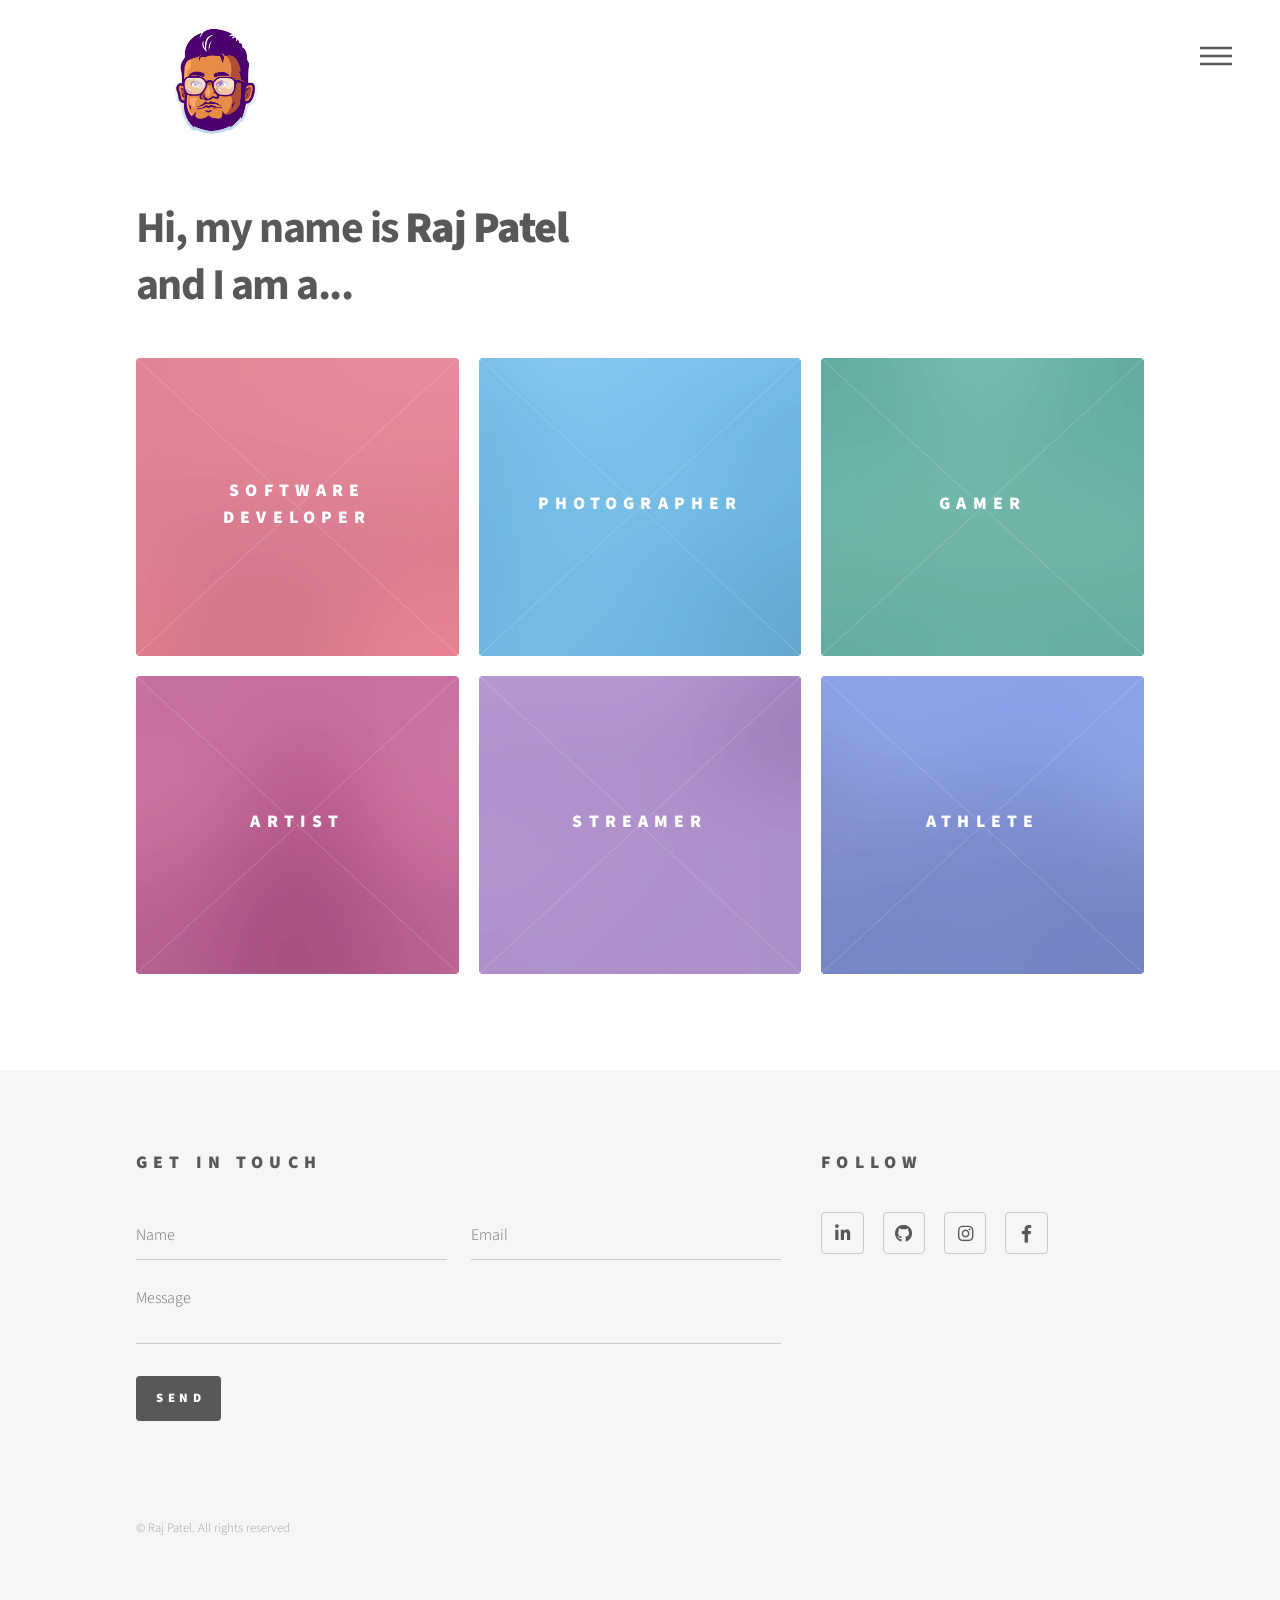
<file: index.html>
<!DOCTYPE html>

<html>
  <head>
    <title>Raj Patel</title>
    <meta charset="utf-8" />
    <meta
      name="viewport"
      content="width=device-width, initial-scale=1, user-scalable=no"
    />
    <link rel="stylesheet" href="assets/css/main.css" />
    <noscript
      ><link rel="stylesheet" href="assets/css/noscript.css"
    /></noscript>
  </head>
  <body class="is-preload">
    <!-- Wrapper -->
    <div id="wrapper">
      <header id="header">
        <div class="inner">
          <!-- Logo -->
          <a href="index.html" class="logo">
            <span class="symbol"><img src="images/logo.png" alt="" /></span>
          </a>
          <!-- Nav -->
          <nav>
            <ul>
              <li><a href="#menu">Menu</a></li>
            </ul>
          </nav>
        </div>
      </header>
      <!-- Menu -->
      <nav id="menu">
        <h2>Menu</h2>
        <ul>
          <li><a href="index.html">Home</a></li>
          <li><a href="about.html">About</a></li>
          <li><a href="/Portfolio-Website/images/Resume.pdf" download>Resume</a></li>
          <li><a href="maintenance.html">Contact</a></li>
        </ul>
      </nav>

      <!-- Main -->
      <div id="main">
        <div class="inner">
          <header>
            <h1>
              Hi, my name is <b>Raj Patel</b><br />
              and I am a...
            </h1>
          </header>
          <section class="tiles">
            <article class="style1">
              <span class="image">
                <img src="images/pic01.jpg" alt="" />
              </span>
              <a href="software.html">
                <h2>Software Developer</h2>
                <div class="content">
                  <p>Building reliable and efficient software solutions</p>
                </div>
              </a>
            </article>
            <article class="style2">
              <span class="image">
                <img src="images/pic02.jpg" alt="" />
              </span>
              <a href="photographer.html">
                <h2>Photographer</h2>
                <div class="content">
                  <p>Capturing images that tell meaningful stories</p>
                </div>
              </a>
            </article>
            <article class="style3">
              <span class="image">
                <img src="images/pic03.jpg" alt="" />
              </span>
              <a href="gamer.html">
                <h2>Gamer</h2>
                <div class="content">
                  <p>Enjoying competitive and strategic gameplay</p>
                </div>
              </a>
            </article>
            <article class="style4">
              <span class="image">
                <img src="images/pic04.jpg" alt="" />
              </span>
              <a>
                <h2>Artist</h2>
                <div class="content">
                  <p>Coming Soon!</p>
                </div>
              </a>
            </article>
            <article class="style5">
              <span class="image">
                <img src="images/pic05.jpg" alt="" />
              </span>
              <a>
                <h2>Streamer</h2>
                <div class="content">
                  <p>Coming Soon!</p>
                </div>
              </a>
            </article>
            <article class="style6">
              <span class="image">
                <img src="images/pic06.jpg" alt="" />
              </span>
              <a>
                <h2>Athlete</h2>
                <div class="content">
                  <p>Coming Soon!</p>
                </div>
              </a>
            </article>
          </section>
        </div>
      </div>

      <!-- Footer -->
      <footer id="footer">
        <div class="inner">
          <section>
            <h2>Get in touch</h2>
            <form method="post" action="https://formspree.io/f/xjyvyyel">
              <div class="fields">
                <div class="field half">
                  <input type="text" name="name" id="name" placeholder="Name" />
                </div>
                <div class="field half">
                  <input
                    type="email"
                    name="email"
                    id="email"
                    placeholder="Email"
                  />
                </div>
                <div class="field">
                  <textarea
                    name="message"
                    id="message"
                    placeholder="Message"
                  ></textarea>
                </div>
              </div>
              <ul class="actions">
                <li><input type="submit" value="Send" class="primary" /></li>
              </ul>
              <p class="form-status" role="status" aria-live="polite" hidden></p>
            </form>
          </section>
          <section>
            <h2>Follow</h2>
            <ul class="icons">
              <li>
                <a href="#" class="icon brands style2 fa-linkedin-in"
                  ><span class="label">LinkedIn</span></a
                >
              </li>
              <li>
                <a href="#" class="icon brands style2 fa-github"
                  ><span class="label">GitHub</span></a
                >
              </li>
              <li>
                <a href="#" class="icon brands style2 fa-instagram"
                  ><span class="label">Instagram</span></a
                >
              </li>
              <li>
                <a href="#" class="icon brands style2 fa-facebook-f"
                  ><span class="label">Facebook</span></a
                >
              </li>
            </ul>
          </section>
          <ul class="copyright">
            <li>&copy; Raj Patel. All rights reserved</li>
          </ul>
        </div>
      </footer>
    </div>

    <!-- Scripts -->
    <script src="assets/js/jquery.min.js"></script>
    <script src="assets/js/browser.min.js"></script>
    <script src="assets/js/breakpoints.min.js"></script>
    <script src="assets/js/util.js"></script>
    <script src="assets/js/main.js"></script>
  </body>
</html>
</file>
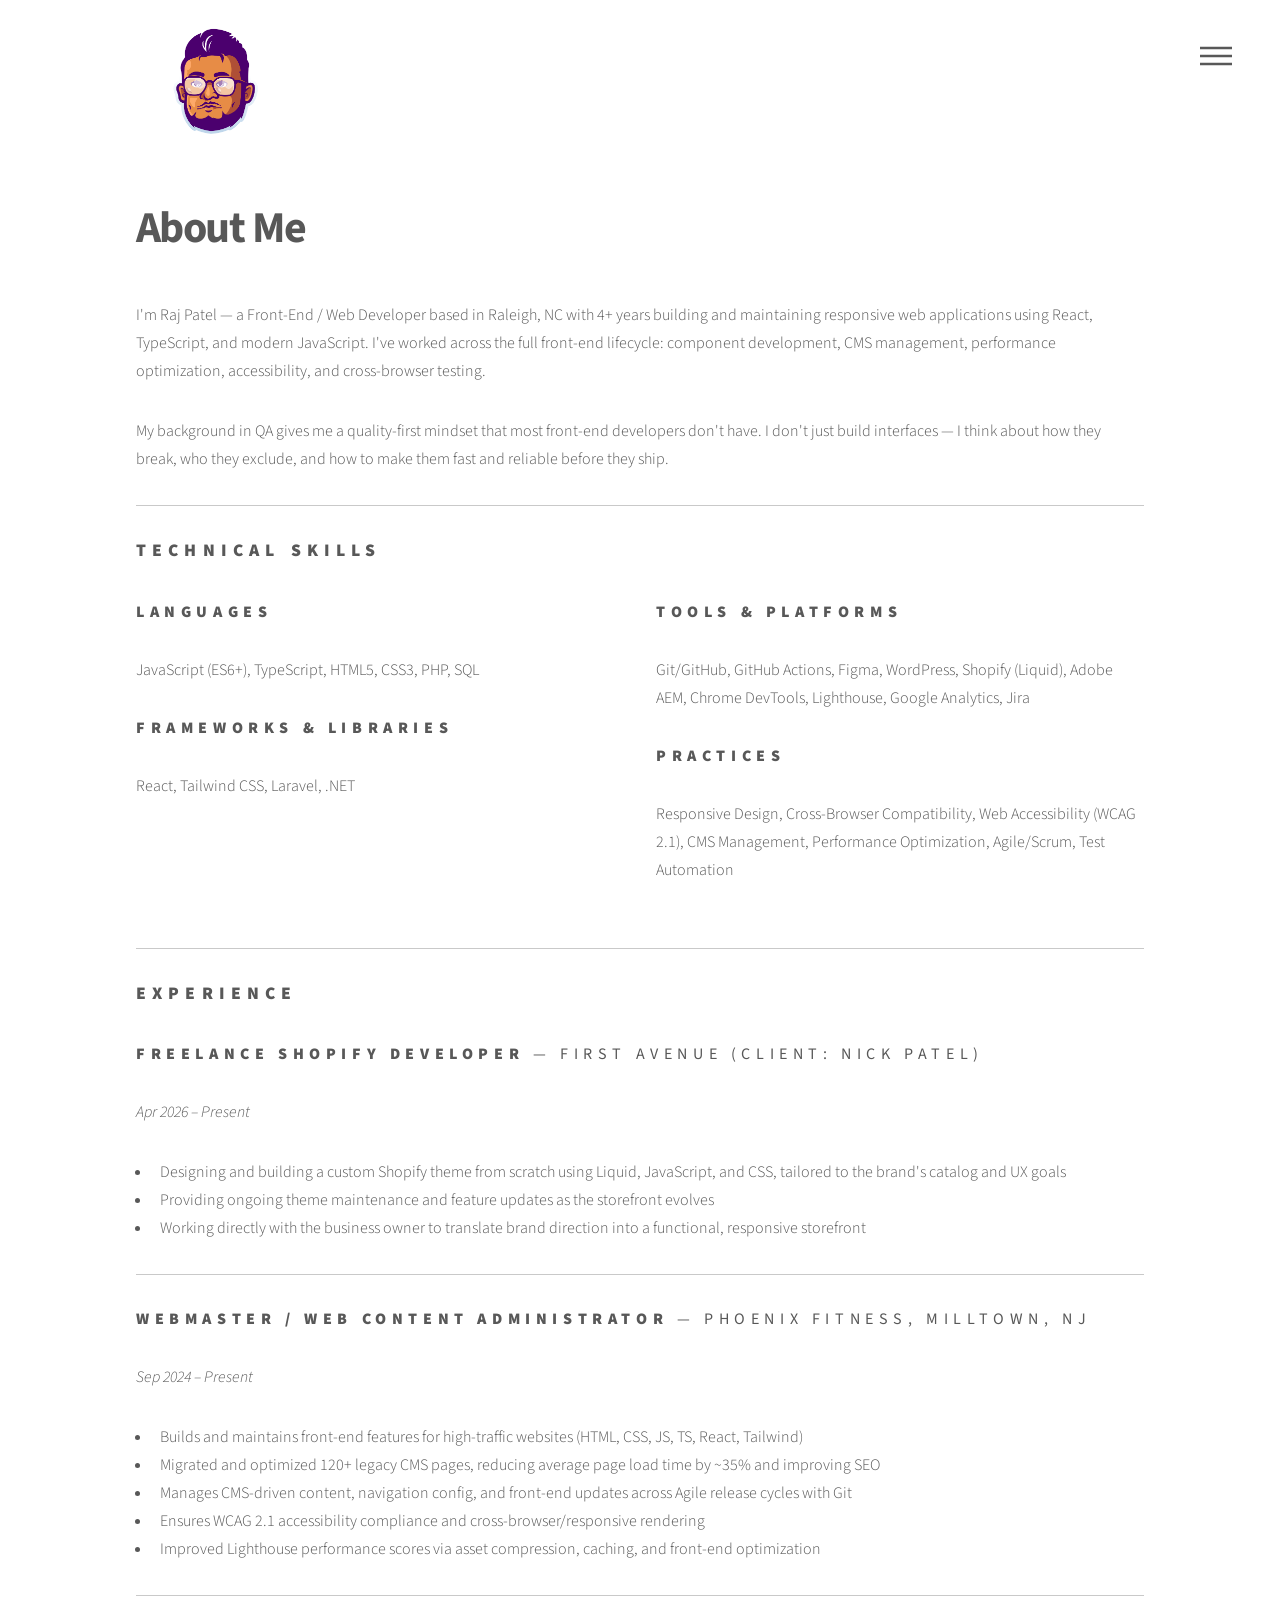
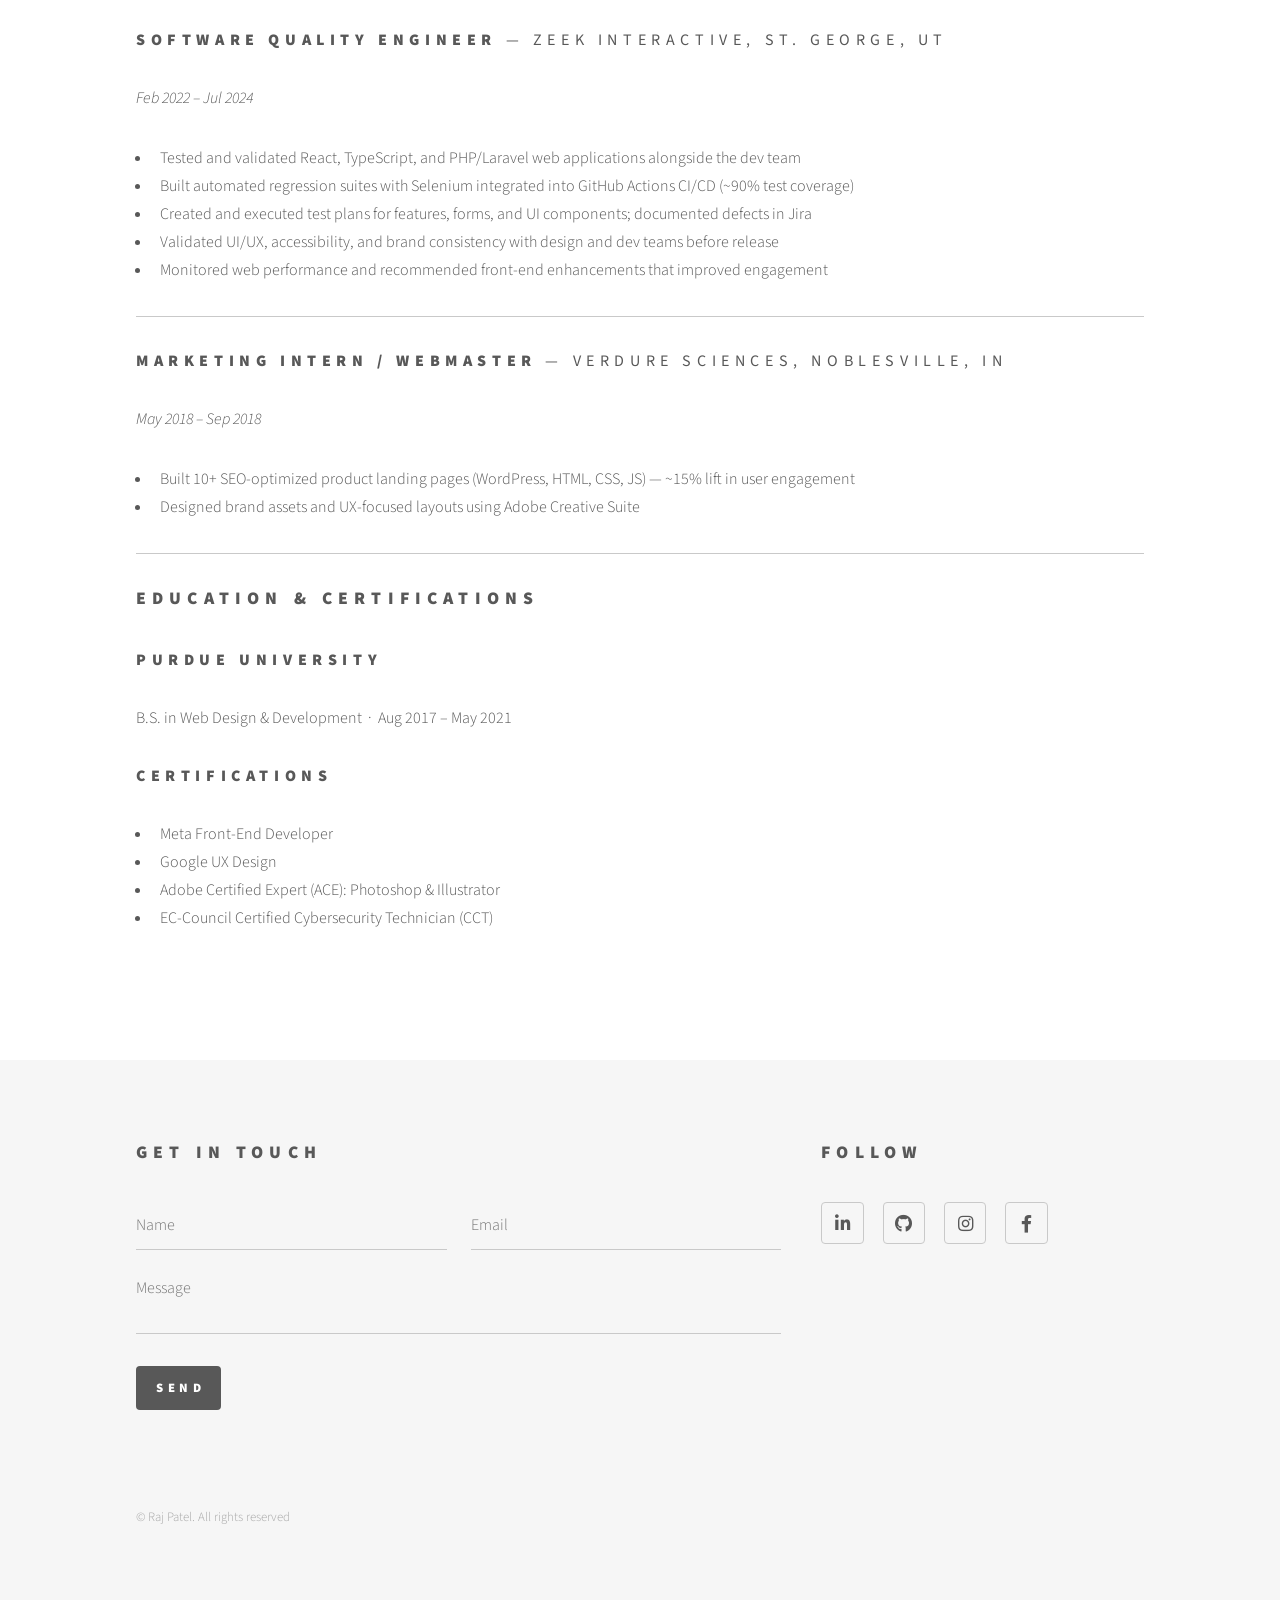
<file: about.html>
<!doctype html>
<html>
  <head>
    <title>About | Raj Patel</title>
    <meta charset="utf-8" />
    <meta
      name="viewport"
      content="width=device-width, initial-scale=1, user-scalable=no"
    />
    <link rel="stylesheet" href="assets/css/main.css" />
    <noscript
      ><link rel="stylesheet" href="assets/css/noscript.css"
    /></noscript>
  </head>
  <body class="is-preload">
    <div id="wrapper">
      <header id="header">
        <div class="inner">
          <a href="index.html" class="logo">
            <span class="symbol"><img src="images/logo.png" alt="" /></span>
          </a>
          <nav>
            <ul>
              <li><a href="#menu">Menu</a></li>
            </ul>
          </nav>
        </div>
      </header>

      <nav id="menu">
        <h2>Menu</h2>
        <ul>
          <li><a href="index.html">Home</a></li>
          <li><a href="about.html">About</a></li>
          <li><a href="/Portfolio-Website/images/Resume.pdf" download>Resume</a></li>
          <li><a href="maintenance.html">Contact</a></li>
        </ul>
      </nav>

      <div id="main">
        <div class="inner">
          <h1>About Me</h1>

          <p>
            I'm Raj Patel — a Front-End / Web Developer based in Raleigh, NC
            with 4+ years building and maintaining responsive web
            applications using React, TypeScript, and modern JavaScript.
            I've worked across the full front-end lifecycle: component
            development, CMS management, performance optimization,
            accessibility, and cross-browser testing.
          </p>
          <p>
            My background in QA gives me a quality-first mindset that most
            front-end developers don't have. I don't just build interfaces — I
            think about how they break, who they exclude, and how to make them
            fast and reliable before they ship.
          </p>

          <hr />

          <h2>Technical Skills</h2>

          <div class="row">
            <div class="col-6 col-12-medium">
              <h3>Languages</h3>
              <p>
                JavaScript (ES6+), TypeScript, HTML5, CSS3, PHP, SQL
              </p>

              <h3>Frameworks &amp; Libraries</h3>
              <p>React, Tailwind CSS, Laravel, .NET</p>
            </div>
            <div class="col-6 col-12-medium">
              <h3>Tools &amp; Platforms</h3>
              <p>
                Git/GitHub, GitHub Actions, Figma, WordPress, Shopify
                (Liquid), Adobe AEM, Chrome DevTools, Lighthouse, Google
                Analytics, Jira
              </p>

              <h3>Practices</h3>
              <p>
                Responsive Design, Cross-Browser Compatibility, Web
                Accessibility (WCAG 2.1), CMS Management, Performance
                Optimization, Agile/Scrum, Test Automation
              </p>
            </div>
          </div>

          <hr />

          <h2>Experience</h2>

          <h3>
            Freelance Shopify Developer
            <span style="font-weight: normal"
              >— First Avenue (Client: Nick Patel)</span
            >
          </h3>
          <p><em>Apr 2026 – Present</em></p>
          <ul>
            <li>
              Designing and building a custom Shopify theme from scratch
              using Liquid, JavaScript, and CSS, tailored to the brand's
              catalog and UX goals
            </li>
            <li>
              Providing ongoing theme maintenance and feature updates as the
              storefront evolves
            </li>
            <li>
              Working directly with the business owner to translate brand
              direction into a functional, responsive storefront
            </li>
          </ul>

          <hr />

          <h3>
            Webmaster / Web Content Administrator
            <span style="font-weight: normal"
              >— Phoenix Fitness, Milltown, NJ</span
            >
          </h3>
          <p><em>Sep 2024 – Present</em></p>
          <ul>
            <li>
              Builds and maintains front-end features for high-traffic
              websites (HTML, CSS, JS, TS, React, Tailwind)
            </li>
            <li>
              Migrated and optimized 120+ legacy CMS pages, reducing average
              page load time by ~35% and improving SEO
            </li>
            <li>
              Manages CMS-driven content, navigation config, and front-end
              updates across Agile release cycles with Git
            </li>
            <li>
              Ensures WCAG 2.1 accessibility compliance and
              cross-browser/responsive rendering
            </li>
            <li>
              Improved Lighthouse performance scores via asset compression,
              caching, and front-end optimization
            </li>
          </ul>

          <hr />

          <h3>
            Software Quality Engineer
            <span style="font-weight: normal"
              >— Zeek Interactive, St. George, UT</span
            >
          </h3>
          <p><em>Feb 2022 – Jul 2024</em></p>
          <ul>
            <li>
              Tested and validated React, TypeScript, and PHP/Laravel web
              applications alongside the dev team
            </li>
            <li>
              Built automated regression suites with Selenium integrated into
              GitHub Actions CI/CD (~90% test coverage)
            </li>
            <li>
              Created and executed test plans for features, forms, and UI
              components; documented defects in Jira
            </li>
            <li>
              Validated UI/UX, accessibility, and brand consistency with
              design and dev teams before release
            </li>
            <li>
              Monitored web performance and recommended front-end
              enhancements that improved engagement
            </li>
          </ul>

          <hr />

          <h3>
            Marketing Intern / Webmaster
            <span style="font-weight: normal"
              >— Verdure Sciences, Noblesville, IN</span
            >
          </h3>
          <p><em>May 2018 – Sep 2018</em></p>
          <ul>
            <li>
              Built 10+ SEO-optimized product landing pages (WordPress, HTML,
              CSS, JS) — ~15% lift in user engagement
            </li>
            <li>
              Designed brand assets and UX-focused layouts using Adobe
              Creative Suite
            </li>
          </ul>

          <hr />

          <h2>Education &amp; Certifications</h2>

          <h3>Purdue University</h3>
          <p>
            B.S. in Web Design &amp; Development &nbsp;&middot;&nbsp; Aug 2017 –
            May 2021
          </p>

          <h3>Certifications</h3>
          <ul>
            <li>Meta Front-End Developer</li>
            <li>Google UX Design</li>
            <li>Adobe Certified Expert (ACE): Photoshop &amp; Illustrator</li>
            <li>EC-Council Certified Cybersecurity Technician (CCT)</li>
          </ul>
        </div>
      </div>

      <footer id="footer">
        <div class="inner">
          <section>
            <h2>Get in touch</h2>
            <form method="post" action="https://formspree.io/f/xjyvyyel">
              <div class="fields">
                <div class="field half">
                  <input type="text" name="name" id="name" placeholder="Name" />
                </div>
                <div class="field half">
                  <input
                    type="email"
                    name="email"
                    id="email"
                    placeholder="Email"
                  />
                </div>
                <div class="field">
                  <textarea
                    name="message"
                    id="message"
                    placeholder="Message"
                  ></textarea>
                </div>
              </div>
              <ul class="actions">
                <li><input type="submit" value="Send" class="primary" /></li>
              </ul>
              <p class="form-status" role="status" aria-live="polite" hidden></p>
            </form>
          </section>
          <section>
            <h2>Follow</h2>
            <ul class="icons">
              <li>
                <a href="#" class="icon brands style2 fa-linkedin-in"
                  ><span class="label">LinkedIn</span></a
                >
              </li>
              <li>
                <a href="#" class="icon brands style2 fa-github"
                  ><span class="label">GitHub</span></a
                >
              </li>
              <li>
                <a href="#" class="icon brands style2 fa-instagram"
                  ><span class="label">Instagram</span></a
                >
              </li>
              <li>
                <a href="#" class="icon brands style2 fa-facebook-f"
                  ><span class="label">Facebook</span></a
                >
              </li>
            </ul>
          </section>
          <ul class="copyright">
            <li>&copy; Raj Patel. All rights reserved</li>
          </ul>
        </div>
      </footer>
    </div>

    <script src="assets/js/jquery.min.js"></script>
    <script src="assets/js/browser.min.js"></script>
    <script src="assets/js/breakpoints.min.js"></script>
    <script src="assets/js/util.js"></script>
    <script src="assets/js/main.js"></script>
  </body>
</html>
</file>
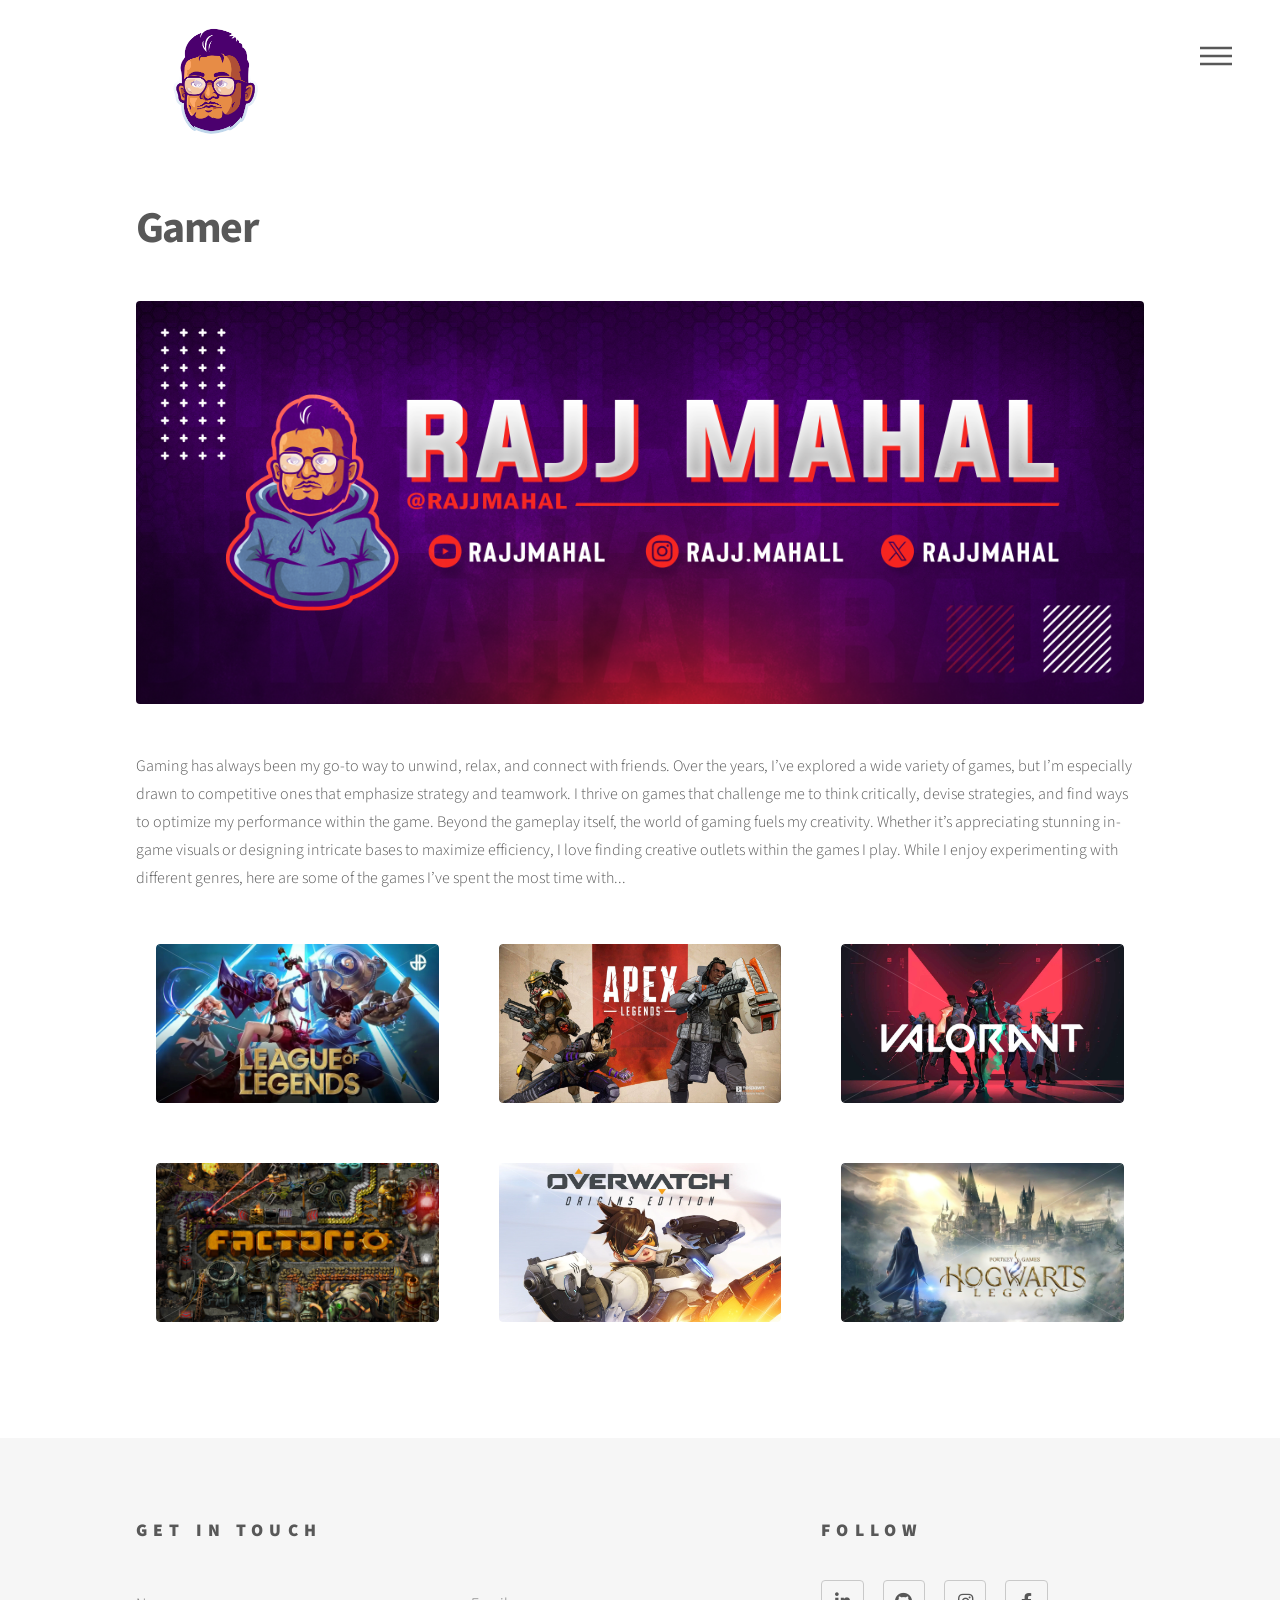
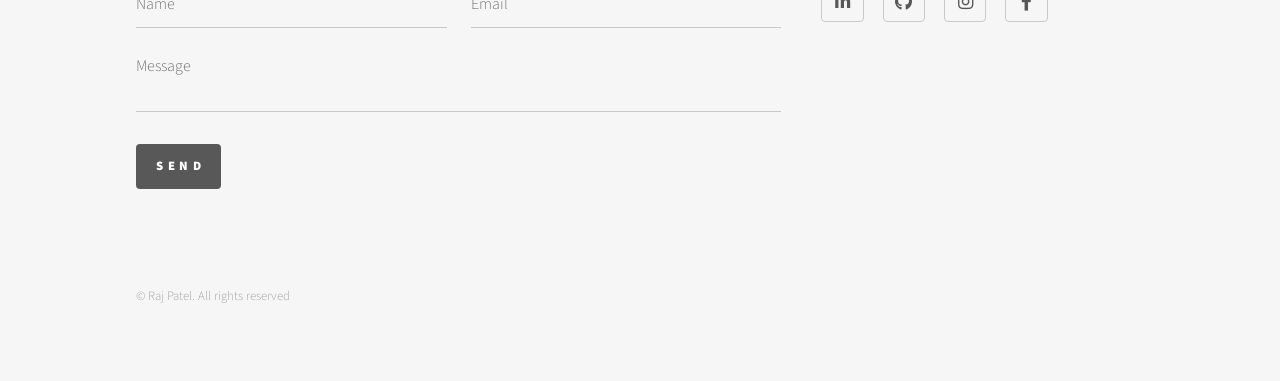
<file: gamer.html>
<!DOCTYPE html>

<html>
  <head>
    <title>Gamer</title>
    <meta charset="utf-8" />
    <meta
      name="viewport"
      content="width=device-width, initial-scale=1, user-scalable=no"
    />
    <link rel="stylesheet" href="assets/css/main.css" />
    <noscript
      ><link rel="stylesheet" href="assets/css/noscript.css"
    /></noscript>
  </head>
  <body class="is-preload">
    <!-- Wrapper -->
    <div id="wrapper">
      <header id="header">
        <div class="inner">
          <!-- Logo -->
          <a href="index.html" class="logo">
            <span class="symbol"><img src="images/logo.png" alt="" /></span>
          </a>
          <!-- Nav -->
          <nav>
            <ul>
              <li><a href="#menu">Menu</a></li>
            </ul>
          </nav>
        </div>
      </header>

      <!-- Menu -->
      <nav id="menu">
        <h2>Menu</h2>
        <ul>
          <li><a href="index.html">Home</a></li>
          <li><a href="about.html">About</a></li>
          <li><a href="/Portfolio-Website/images/Resume.pdf" download>Resume</a></li>
          <li><a href="maintenance.html">Contact</a></li>
        </ul>
      </nav>

      <!-- Main -->
      <div id="main">
        <div class="inner">
          <h1>Gamer</h1>
          <span class="image main"
            ><img src="images/gamerbanner.png" alt=""
          /></span>
          <p>
            Gaming has always been my go-to way to unwind, relax, and connect
            with friends. Over the years, I’ve explored a wide variety of games,
            but I’m especially drawn to competitive ones that emphasize strategy
            and teamwork. I thrive on games that challenge me to think
            critically, devise strategies, and find ways to optimize my
            performance within the game. Beyond the gameplay itself, the world
            of gaming fuels my creativity. Whether it’s appreciating stunning
            in-game visuals or designing intricate bases to maximize efficiency,
            I love finding creative outlets within the games I play. While I
            enjoy experimenting with different genres, here are some of the
            games I’ve spent the most time with...
          </p>

          <section class="tiles">
            <article class="games">
              <span class="image">
                <img src="images/lolcover.webp" alt="League cover" />
              </span>
              <a href="lol-tracker/lol-tracker.html">
                <div class="content">
                  <p>
                    <strong>Introduced:</strong> 2017<br />
                    <strong>Peak Rank:</strong> Platinum 1 <br />
                    <strong>Attraction:</strong> Competitive gameplay, Strategy,
                    teamwork <br />
                    <strong>Try it:</strong> Champion Tracker &rarr;
                  </p>
                </div>
              </a>
            </article>
            <article class="games">
              <span class="image">
                <img src="images/apexcover.jpg" alt="Apex cover" />
              </span>
              <a>
                <div class="content">
                  <p>
                    <strong>Introduced:</strong> 2019<br />
                    <strong>Peak Rank:</strong> Diamond 2 <br />
                    <strong>Attraction:</strong> Rich Lore, Diverse Roles,
                    Strategy, FPS <br />
                  </p>
                </div>
              </a>
            </article>

            <article class="games">
              <span class="image">
                <img src="images/valcover.webp" alt="Valorant cover" />
              </span>
              <a>
                <div class="content">
                  <p>
                    <strong>Introduced:</strong> 2019 <br />
                    <strong>Peak Rank:</strong> Platinum 3 <br />
                    <strong>Attraction:</strong> Tactical gameplay, Diverse
                    Maps, FPS, Communication <br />
                  </p>
                </div>
              </a>
            </article>

            <article class="games">
              <span class="image">
                <img src="images/factoriocover.png" alt="Factorio cover" />
              </span>
              <a>
                <div class="content">
                  <p>
                    <strong>Introduced:</strong> 2022<br />
                    <strong>Game Type</strong> Simulation<br />
                    <strong>Attraction:</strong> Resource Management, Strategy,
                    Optimization, Grinding <br />
                  </p>
                </div>
              </a>
            </article>

            <article class="games">
              <span class="image">
                <img src="images/overwatchcover.webp" alt="Overwatch cover" />
              </span>
              <a>
                <div class="content">
                  <p>
                    <strong>Introduced:</strong> 2015<br />
                    <strong>Peak Rank:</strong> Master <br />
                    <strong>Attraction:</strong> Competitive gameplay, Fast
                    paced, FPS, Sci-fi, Vibrant Graphics <br />
                  </p>
                </div>
              </a>
            </article>

            <article class="games">
              <span class="image">
                <img src="images/hogwartscover.jpg" alt="Hogwarts cover" />
              </span>
              <a>
                <div class="content">
                  <p>
                    <strong>Introduced:</strong> 2023<br />
                    <strong>Game Type</strong> Open-World RPG<br />
                    <strong>Attraction:</strong> Engaging story, Stunning
                    graphics, Dynamic combat Hidden puzzles <br />
                  </p>
                </div>
              </a>
            </article>
          </section>
        </div>
      </div>

      <!-- Footer -->
      <footer id="footer">
        <div class="inner">
          <section>
            <h2>Get in touch</h2>
            <form method="post" action="https://formspree.io/f/xjyvyyel">
              <div class="fields">
                <div class="field half">
                  <input type="text" name="name" id="name" placeholder="Name" />
                </div>
                <div class="field half">
                  <input
                    type="email"
                    name="email"
                    id="email"
                    placeholder="Email"
                  />
                </div>
                <div class="field">
                  <textarea
                    name="message"
                    id="message"
                    placeholder="Message"
                  ></textarea>
                </div>
              </div>
              <ul class="actions">
                <li><input type="submit" value="Send" class="primary" /></li>
              </ul>
              <p class="form-status" role="status" aria-live="polite" hidden></p>
            </form>
          </section>
          <section>
            <h2>Follow</h2>
            <ul class="icons">
              <li>
                <a href="#" class="icon brands style2 fa-linkedin-in"
                  ><span class="label">LinkedIn</span></a
                >
              </li>
              <li>
                <a href="#" class="icon brands style2 fa-github"
                  ><span class="label">GitHub</span></a
                >
              </li>
              <li>
                <a href="#" class="icon brands style2 fa-instagram"
                  ><span class="label">Instagram</span></a
                >
              </li>
              <li>
                <a href="#" class="icon brands style2 fa-facebook-f"
                  ><span class="label">Facebook</span></a
                >
              </li>
            </ul>
          </section>
          <ul class="copyright">
            <li>&copy; Raj Patel. All rights reserved</li>
          </ul>
        </div>
      </footer>
    </div>

    <!-- Scripts -->
    <script src="assets/js/jquery.min.js"></script>
    <script src="assets/js/browser.min.js"></script>
    <script src="assets/js/breakpoints.min.js"></script>
    <script src="assets/js/util.js"></script>
    <script src="assets/js/main.js"></script>
  </body>
</html>
</file>
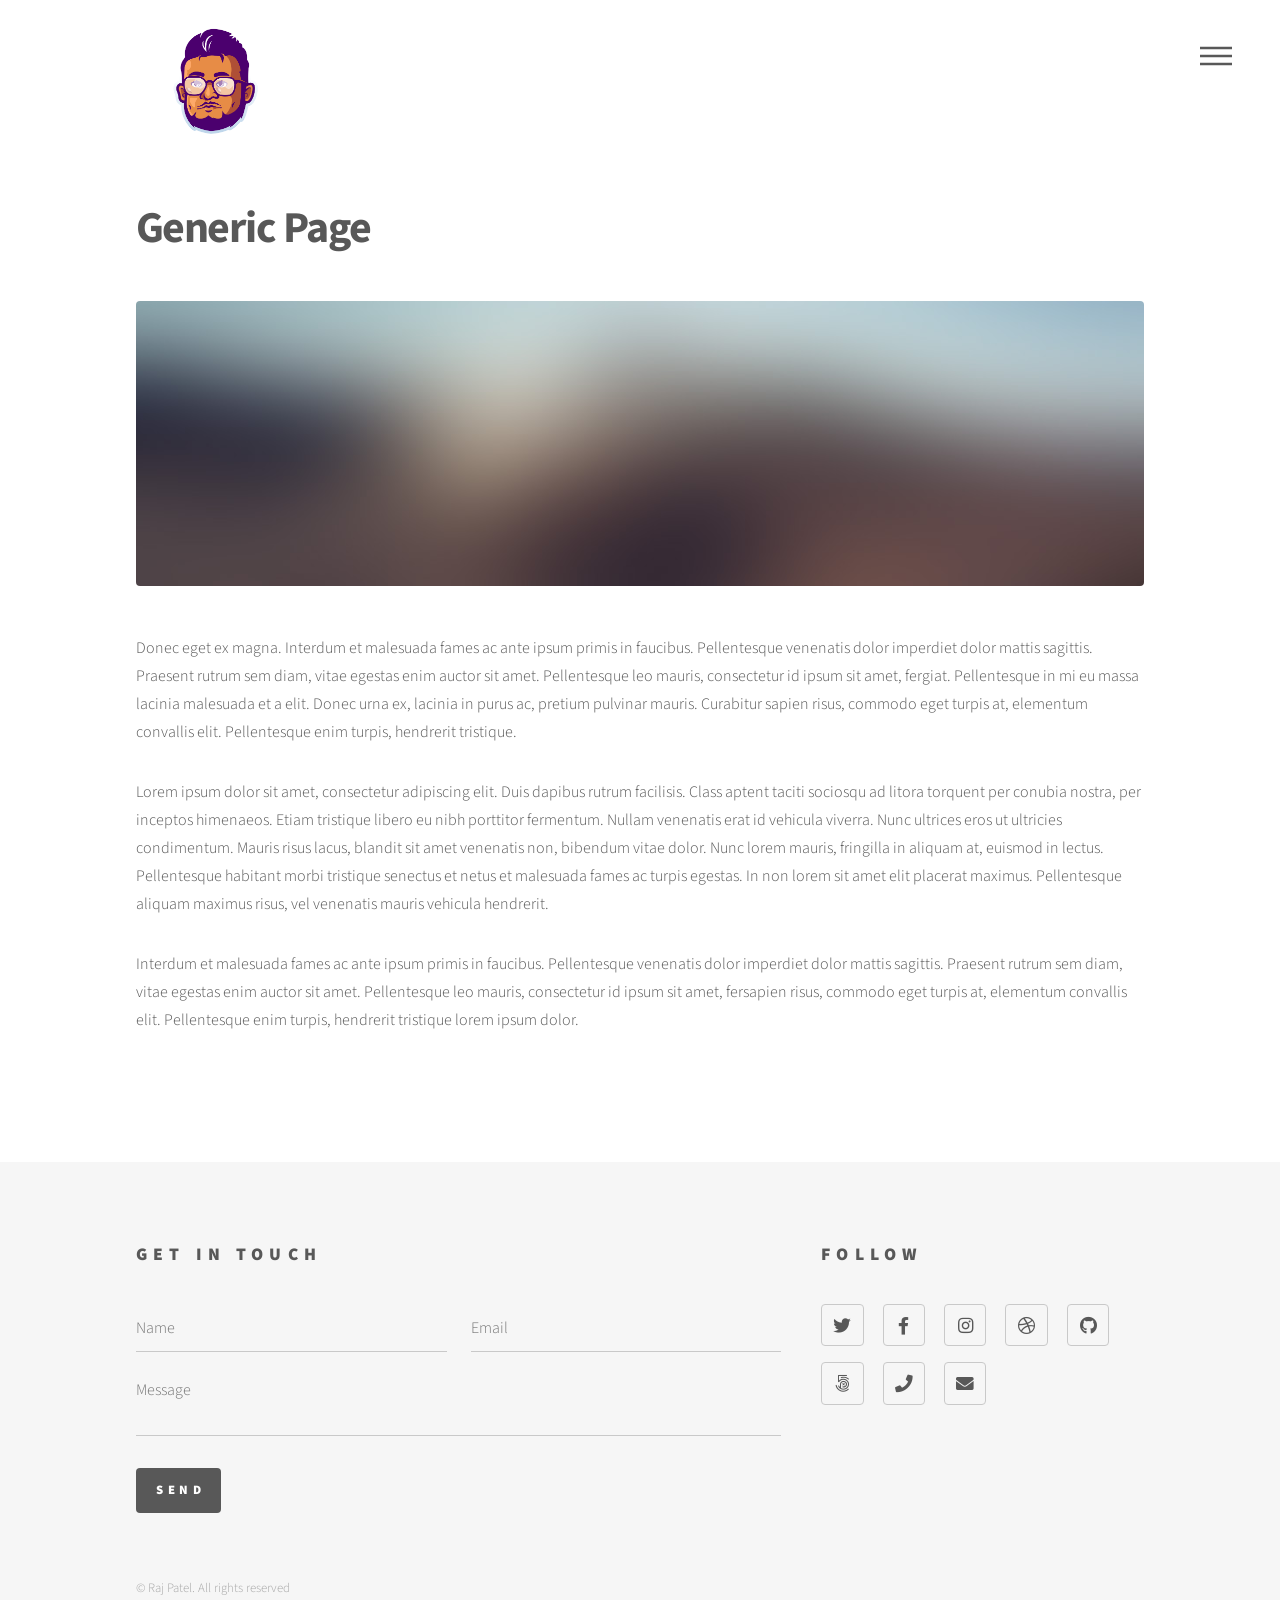
<file: generic.html>
<!DOCTYPE html>

<html>
  <head>
    <title></title>
    <meta charset="utf-8" />
    <meta
      name="viewport"
      content="width=device-width, initial-scale=1, user-scalable=no"
    />
    <link rel="stylesheet" href="assets/css/main.css" />
    <noscript
      ><link rel="stylesheet" href="assets/css/noscript.css"
    /></noscript>
  </head>
  <body class="is-preload">
    <!-- Wrapper -->
    <div id="wrapper">
      <header id="header">
        <div class="inner">
          <!-- Logo -->
          <a href="index.html" class="logo">
            <span class="symbol"><img src="images/logo.png" alt="" /></span>
          </a>
          <!-- Nav -->
          <nav>
            <ul>
              <li><a href="#menu">Menu</a></li>
            </ul>
          </nav>
        </div>
      </header>

      <!-- Menu -->
      <nav id="menu">
        <h2>Menu</h2>
        <ul>
          <li><a href="index.html">Home</a></li>
          <li><a href="generic.html">Ipsum veroeros</a></li>
          <li><a href="generic.html">Tempus etiam</a></li>
          <li><a href="generic.html">Consequat dolor</a></li>
          <li><a href="elements.html">Elements</a></li>
        </ul>
      </nav>

      <!-- Main -->
      <div id="main">
        <div class="inner">
          <h1>Generic Page</h1>
          <span class="image main"><img src="images/pic13.jpg" alt="" /></span>
          <p>
            Donec eget ex magna. Interdum et malesuada fames ac ante ipsum
            primis in faucibus. Pellentesque venenatis dolor imperdiet dolor
            mattis sagittis. Praesent rutrum sem diam, vitae egestas enim auctor
            sit amet. Pellentesque leo mauris, consectetur id ipsum sit amet,
            fergiat. Pellentesque in mi eu massa lacinia malesuada et a elit.
            Donec urna ex, lacinia in purus ac, pretium pulvinar mauris.
            Curabitur sapien risus, commodo eget turpis at, elementum convallis
            elit. Pellentesque enim turpis, hendrerit tristique.
          </p>
          <p>
            Lorem ipsum dolor sit amet, consectetur adipiscing elit. Duis
            dapibus rutrum facilisis. Class aptent taciti sociosqu ad litora
            torquent per conubia nostra, per inceptos himenaeos. Etiam tristique
            libero eu nibh porttitor fermentum. Nullam venenatis erat id
            vehicula viverra. Nunc ultrices eros ut ultricies condimentum.
            Mauris risus lacus, blandit sit amet venenatis non, bibendum vitae
            dolor. Nunc lorem mauris, fringilla in aliquam at, euismod in
            lectus. Pellentesque habitant morbi tristique senectus et netus et
            malesuada fames ac turpis egestas. In non lorem sit amet elit
            placerat maximus. Pellentesque aliquam maximus risus, vel venenatis
            mauris vehicula hendrerit.
          </p>
          <p>
            Interdum et malesuada fames ac ante ipsum primis in faucibus.
            Pellentesque venenatis dolor imperdiet dolor mattis sagittis.
            Praesent rutrum sem diam, vitae egestas enim auctor sit amet.
            Pellentesque leo mauris, consectetur id ipsum sit amet, fersapien
            risus, commodo eget turpis at, elementum convallis elit.
            Pellentesque enim turpis, hendrerit tristique lorem ipsum dolor.
          </p>
        </div>
      </div>

      <!-- Footer -->
      <footer id="footer">
        <div class="inner">
          <section>
            <h2>Get in touch</h2>
            <form method="post" action="#">
              <div class="fields">
                <div class="field half">
                  <input type="text" name="name" id="name" placeholder="Name" />
                </div>
                <div class="field half">
                  <input
                    type="email"
                    name="email"
                    id="email"
                    placeholder="Email"
                  />
                </div>
                <div class="field">
                  <textarea
                    name="message"
                    id="message"
                    placeholder="Message"
                  ></textarea>
                </div>
              </div>
              <ul class="actions">
                <li><input type="submit" value="Send" class="primary" /></li>
              </ul>
            </form>
          </section>
          <section>
            <h2>Follow</h2>
            <ul class="icons">
              <li>
                <a href="#" class="icon brands style2 fa-twitter"
                  ><span class="label">Twitter</span></a
                >
              </li>
              <li>
                <a href="#" class="icon brands style2 fa-facebook-f"
                  ><span class="label">Facebook</span></a
                >
              </li>
              <li>
                <a href="#" class="icon brands style2 fa-instagram"
                  ><span class="label">Instagram</span></a
                >
              </li>
              <li>
                <a href="#" class="icon brands style2 fa-dribbble"
                  ><span class="label">Dribbble</span></a
                >
              </li>
              <li>
                <a href="#" class="icon brands style2 fa-github"
                  ><span class="label">GitHub</span></a
                >
              </li>
              <li>
                <a href="#" class="icon brands style2 fa-500px"
                  ><span class="label">500px</span></a
                >
              </li>
              <li>
                <a href="#" class="icon solid style2 fa-phone"
                  ><span class="label">Phone</span></a
                >
              </li>
              <li>
                <a href="#" class="icon solid style2 fa-envelope"
                  ><span class="label">Email</span></a
                >
              </li>
            </ul>
          </section>
          <ul class="copyright">
            <li>&copy; Raj Patel. All rights reserved</li>
          </ul>
        </div>
      </footer>
    </div>

    <!-- Scripts -->
    <script src="assets/js/jquery.min.js"></script>
    <script src="assets/js/browser.min.js"></script>
    <script src="assets/js/breakpoints.min.js"></script>
    <script src="assets/js/util.js"></script>
    <script src="assets/js/main.js"></script>
  </body>
</html>
</file>
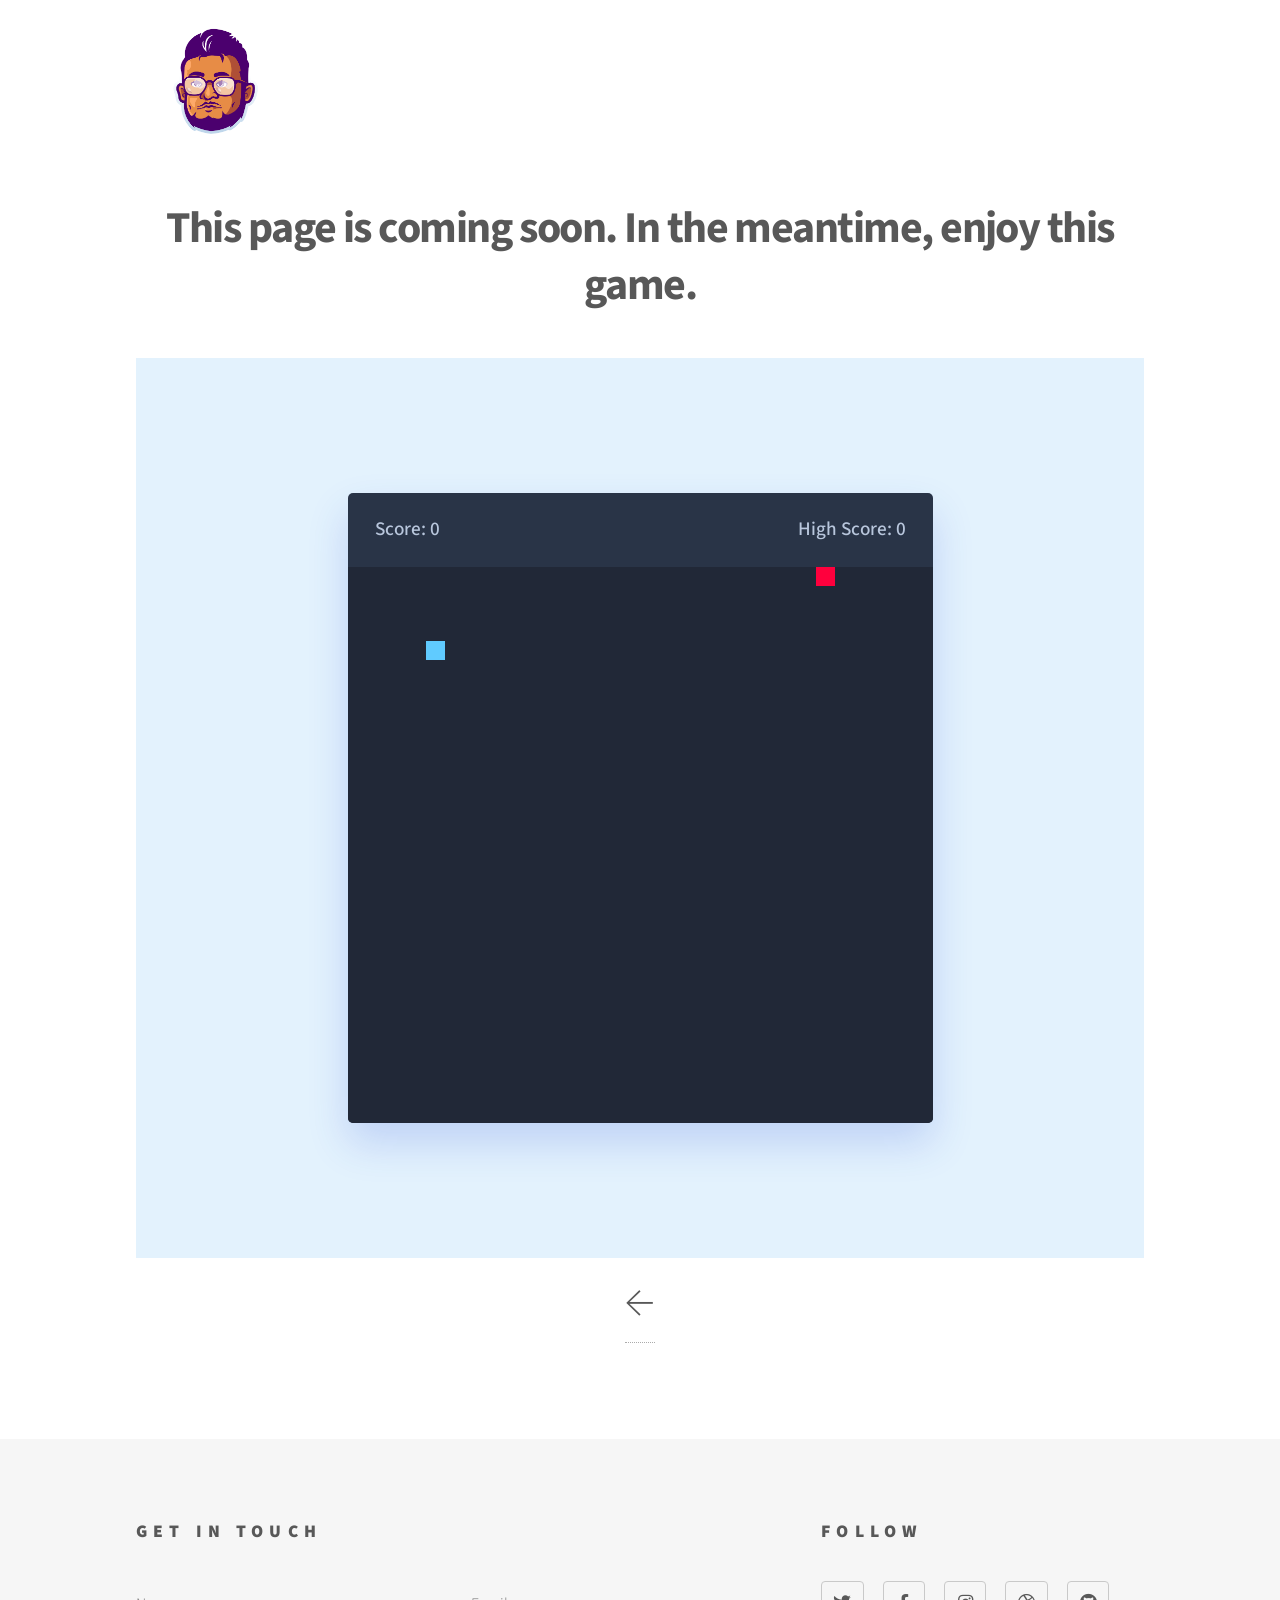
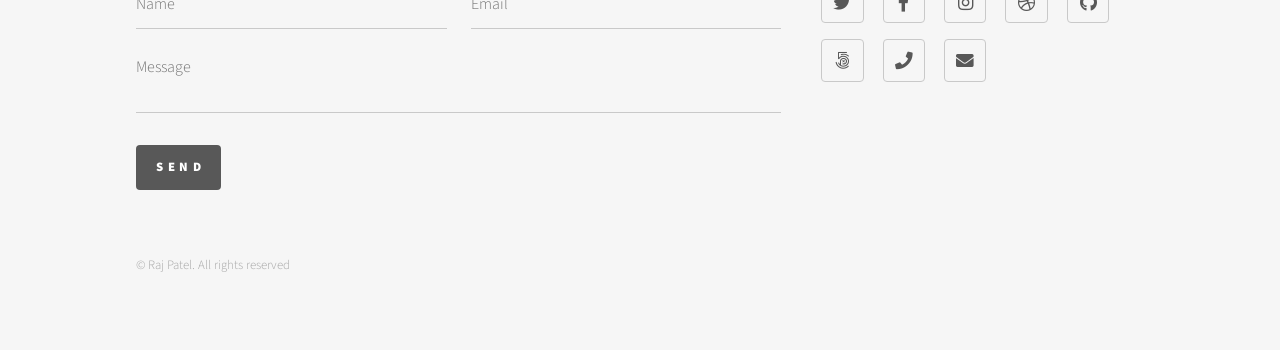
<file: maintainance.html>
<!DOCTYPE html>
<html>
  <head>
    <meta charset="utf-8" />
    <title>Snake Game</title>
    <meta
      name="viewport"
      content="width=device-width, initial-scale=1, user-scalable=no"
    />
    <link rel="stylesheet" href="/snake/snake.css" />
    <link rel="stylesheet" href="/assets/css/main.css" />
    <noscript
      ><link rel="stylesheet" href="/assets/css/noscript.css"
    /></noscript>
    
    <body class="is-preload">
        <!-- Wrapper -->
        <div id="wrapper">
          <header id="header">
            <div class="inner">
              <!-- Logo -->
              <a href="../index.html" class="logo">
                <span class="symbol"><img src="/images/logo.png" alt="" /></span>
              </a>
              <!-- Nav -->
               <nav id="menu">
        <h2>Menu</h2>
        <ul>
          <li><a href="index.html">Home</a></li>
          <li><a href="maintainance.html">About</a></li>
          <li><a href="/images/Resume.pdf" download>Resume</a></li>
          <li><a href="maintainance.html">Hobbies</a></li>
          <li><a href="maintainance.html">Contact</a></li>
        </ul>
      </nav>
            </div>
          </header>
    
          <!-- Menu -->
          <!--<nav id="menu">
            <h2>Menu</h2>
            <ul>
              <li><a href="/index.html">Home</a></li>
              <li><a href="/generic.html">Tempus etiam</a></li>
              <li><a href="/generic.html">Consequat dolor</a></li>
              <li><a href="/elements.html">Elements</a></li>
              <li><a href="/generic.html">Ipsum veroeros</a></li>
            </ul>
          </nav>
    
          <!-- Main -->
          <div id="main">
            <div class="inner">
              <h1 class="projecttitle">This page is coming soon. In the meantime, enjoy this game.</h1>
          <div id="game">    
         <!--Game-->
          <div class="snake-wrapper">
            <div class="game-details">
              <span class="score">Score: 0</span>
              <span class="high-score">High Score: 0</span>
            </div>
            <div class="play-board"></div>
            <div class="controls">
              <i data-key="ArrowLeft" class="fa-solid fa-arrow-left-long"></i>
              <i data-key="ArrowUp" class="fa-solid fa-arrow-up-long"></i>
              <i data-key="ArrowRight" class="fa-solid fa-arrow-right-long"></i>
              <i data-key="ArrowDown" class="fa-solid fa-arrow-down-long"></i>
            </div>
          </div>
            </div>

            <span class="projectback"><a href="/index.html">&#8592;</a></span>
          </div>
        </div>

          <!-- Footer -->
          <footer id="footer">
            <div class="inner">
              <section>
                <h2>Get in touch</h2>
                <form method="post" action="#">
                  <div class="fields">
                    <div class="field half">
                      <input type="text" name="name" id="name" placeholder="Name" />
                    </div>
                    <div class="field half">
                      <input
                        type="email"
                        name="email"
                        id="email"
                        placeholder="Email"
                      />
                    </div>
                    <div class="field">
                      <textarea
                        name="message"
                        id="message"
                        placeholder="Message"
                      ></textarea>
                    </div>
                  </div>
                  <ul class="actions">
                    <li><input type="submit" value="Send" class="primary" /></li>
                  </ul>
                </form>
              </section>
              <section>
                <h2>Follow</h2>
                <ul class="icons">
                  <li>
                    <a href="#" class="icon brands style2 fa-twitter"
                      ><span class="label">Twitter</span></a
                    >
                  </li>
                  <li>
                    <a href="#" class="icon brands style2 fa-facebook-f"
                      ><span class="label">Facebook</span></a
                    >
                  </li>
                  <li>
                    <a href="#" class="icon brands style2 fa-instagram"
                      ><span class="label">Instagram</span></a
                    >
                  </li>
                  <li>
                    <a href="#" class="icon brands style2 fa-dribbble"
                      ><span class="label">Dribbble</span></a
                    >
                  </li>
                  <li>
                    <a href="#" class="icon brands style2 fa-github"
                      ><span class="label">GitHub</span></a
                    >
                  </li>
                  <li>
                    <a href="#" class="icon brands style2 fa-500px"
                      ><span class="label">500px</span></a
                    >
                  </li>
                  <li>
                    <a href="#" class="icon solid style2 fa-phone"
                      ><span class="label">Phone</span></a
                    >
                  </li>
                  <li>
                    <a href="#" class="icon solid style2 fa-envelope"
                      ><span class="label">Email</span></a
                    >
                  </li>
                </ul>
              </section>
              <ul class="copyright">
                <li>&copy; Raj Patel. All rights reserved</li>
              </ul>
            </div>
          </footer>
        </div>
    
        <!-- Scripts -->
        <script src="/assets/js/jquery.min.js"></script>
        <script src="/assets/js/browser.min.js"></script>
        <script src="/assets/js/breakpoints.min.js"></script>
        <script src="/assets/js/util.js"></script>
        <script src="/assets/js/main.js"></script>
        <script src="snake/snake.js"></script>
      </body>
</html>
</file>
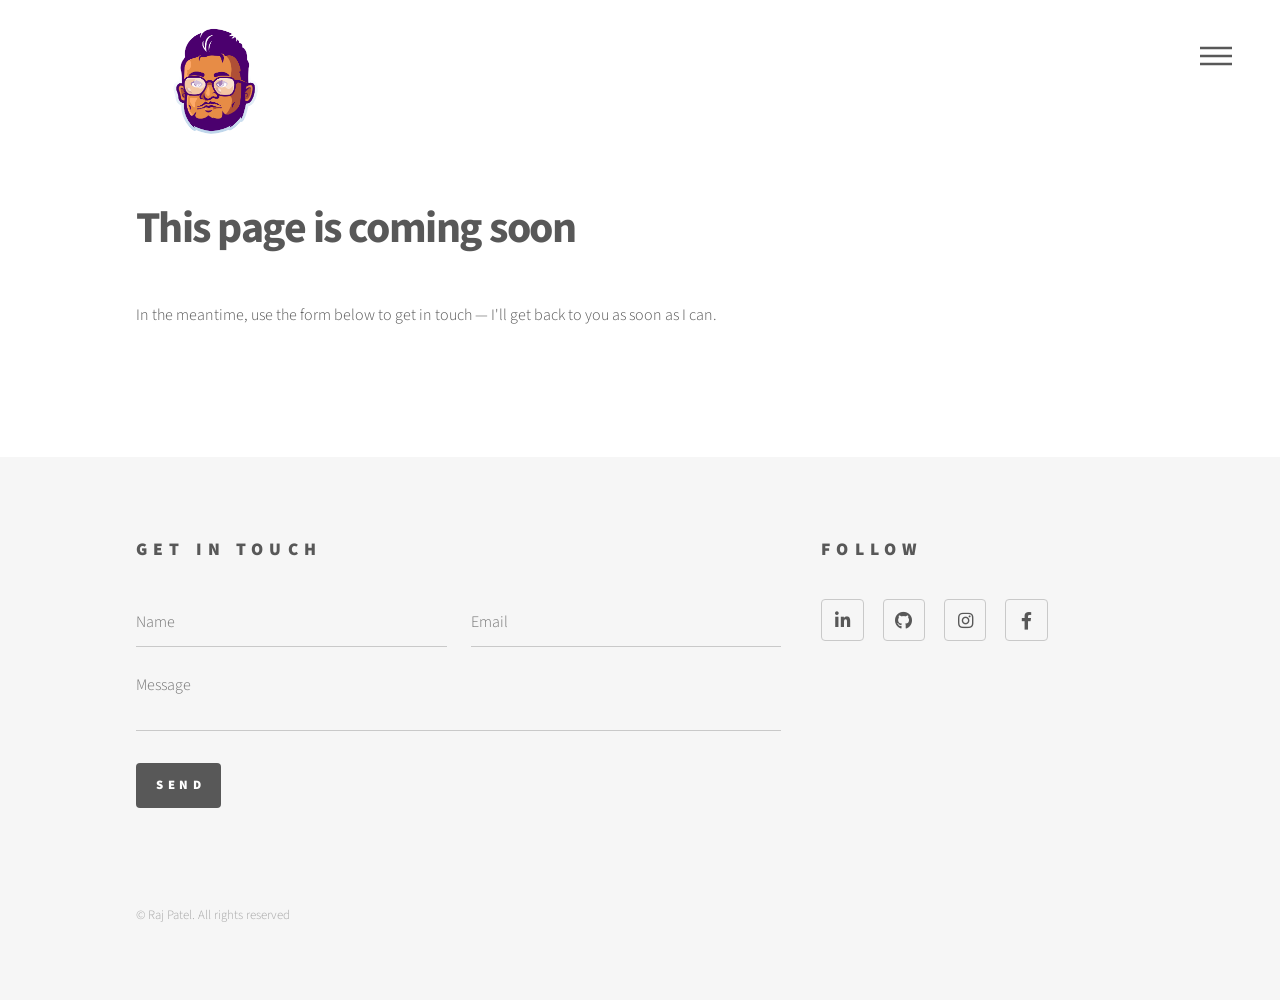
<file: maintenance.html>
<!doctype html>
<html>
  <head>
    <title>Contact | Raj Patel</title>
    <meta charset="utf-8" />
    <meta
      name="viewport"
      content="width=device-width, initial-scale=1, user-scalable=no"
    />
    <link rel="stylesheet" href="assets/css/main.css" />
    <noscript
      ><link rel="stylesheet" href="assets/css/noscript.css"
    /></noscript>
  </head>
  <body class="is-preload">
    <div id="wrapper">
      <header id="header">
        <div class="inner">
          <a href="index.html" class="logo">
            <span class="symbol"><img src="images/logo.png" alt="" /></span>
          </a>
          <nav>
            <ul>
              <li><a href="#menu">Menu</a></li>
            </ul>
          </nav>
        </div>
      </header>

      <nav id="menu">
        <h2>Menu</h2>
        <ul>
          <li><a href="index.html">Home</a></li>
          <li><a href="about.html">About</a></li>
          <li><a href="/Portfolio-Website/images/Resume.pdf" download>Resume</a></li>
          <li><a href="maintenance.html">Contact</a></li>
        </ul>
      </nav>

      <div id="main">
        <div class="inner">
          <h1>This page is coming soon</h1>
          <p>
            In the meantime, use the form below to get in touch — I'll get
            back to you as soon as I can.
          </p>
        </div>
      </div>

      <footer id="footer">
        <div class="inner">
          <section>
            <h2>Get in touch</h2>
            <form method="post" action="https://formspree.io/f/xjyvyyel">
              <div class="fields">
                <div class="field half">
                  <input type="text" name="name" id="name" placeholder="Name" />
                </div>
                <div class="field half">
                  <input
                    type="email"
                    name="email"
                    id="email"
                    placeholder="Email"
                  />
                </div>
                <div class="field">
                  <textarea
                    name="message"
                    id="message"
                    placeholder="Message"
                  ></textarea>
                </div>
              </div>
              <ul class="actions">
                <li><input type="submit" value="Send" class="primary" /></li>
              </ul>
              <p class="form-status" role="status" aria-live="polite" hidden></p>
            </form>
          </section>
          <section>
            <h2>Follow</h2>
            <ul class="icons">
              <li>
                <a href="#" class="icon brands style2 fa-linkedin-in"
                  ><span class="label">LinkedIn</span></a
                >
              </li>
              <li>
                <a href="#" class="icon brands style2 fa-github"
                  ><span class="label">GitHub</span></a
                >
              </li>
              <li>
                <a href="#" class="icon brands style2 fa-instagram"
                  ><span class="label">Instagram</span></a
                >
              </li>
              <li>
                <a href="#" class="icon brands style2 fa-facebook-f"
                  ><span class="label">Facebook</span></a
                >
              </li>
            </ul>
          </section>
          <ul class="copyright">
            <li>&copy; Raj Patel. All rights reserved</li>
          </ul>
        </div>
      </footer>
    </div>

    <script src="assets/js/jquery.min.js"></script>
    <script src="assets/js/browser.min.js"></script>
    <script src="assets/js/breakpoints.min.js"></script>
    <script src="assets/js/util.js"></script>
    <script src="assets/js/main.js"></script>
  </body>
</html>
</file>
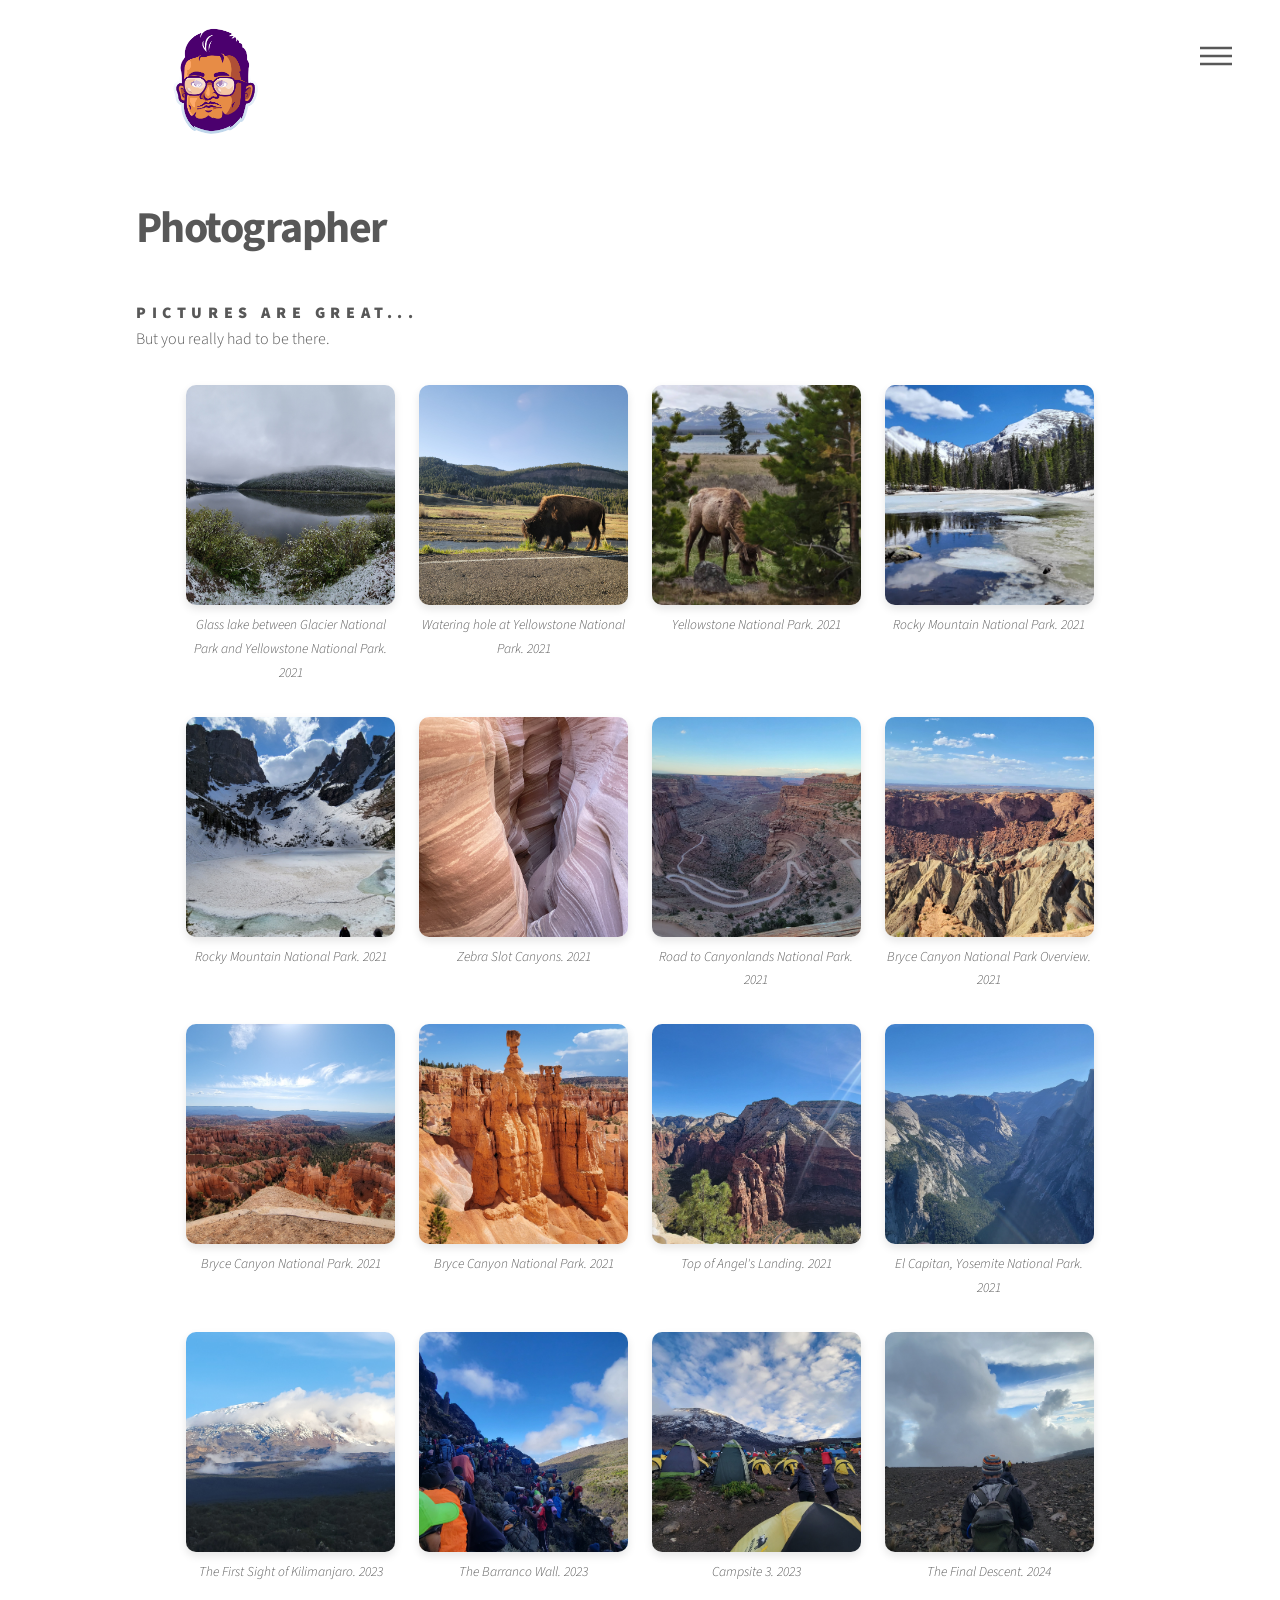
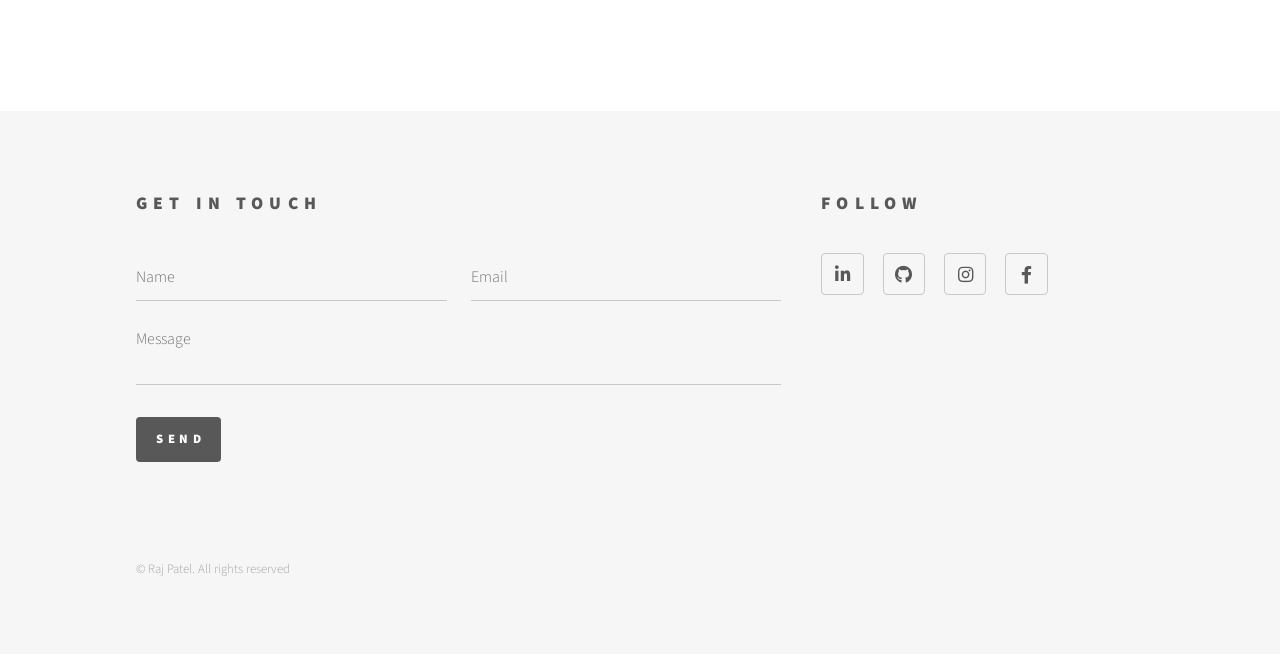
<file: photographer.html>
<!DOCTYPE html>

<html>
  <head>
    <title>Photographer</title>
    <meta charset="utf-8" />
    <meta
      name="viewport"
      content="width=device-width, initial-scale=1, user-scalable=no"
    />
    <link rel="stylesheet" href="assets/css/main.css" />
    <noscript
      ><link rel="stylesheet" href="assets/css/noscript.css"
    /></noscript>
  </head>
  <body class="is-preload">
    <!-- Wrapper -->
    <div id="wrapper">
      <header id="header">
        <div class="inner">
          <!-- Logo -->
          <a href="index.html" class="logo">
            <span class="symbol"><img src="images/logo.png" alt="" /></span>
          </a>
          <!-- Nav -->
          <nav>
            <ul>
              <li><a href="#menu">Menu</a></li>
            </ul>
          </nav>
        </div>
      </header>

      <!-- Menu -->
      <nav id="menu">
        <h2>Menu</h2>
        <ul>
          <li><a href="index.html">Home</a></li>
          <li><a href="about.html">About</a></li>
          <li><a href="/Portfolio-Website/images/Resume.pdf" download>Resume</a></li>
          <li><a href="maintenance.html">Contact</a></li>
        </ul>
      </nav>

      <!-- Main -->
      <div id="main">
        <div class="inner">
          <h1>Photographer</h1>
          <h3 id="slide">Pictures are great...</h3>
          <p id="slide">But you really had to be there.</p>
          <div class="photo-grid" id="photo-grid"></div>
        </div>
      </div>

      <!-- Footer -->
      <footer id="footer">
        <div class="inner">
          <section>
            <h2>Get in touch</h2>
            <form method="post" action="https://formspree.io/f/xjyvyyel">
              <div class="fields">
                <div class="field half">
                  <input type="text" name="name" id="name" placeholder="Name" />
                </div>
                <div class="field half">
                  <input
                    type="email"
                    name="email"
                    id="email"
                    placeholder="Email"
                  />
                </div>
                <div class="field">
                  <textarea
                    name="message"
                    id="message"
                    placeholder="Message"
                  ></textarea>
                </div>
              </div>
              <ul class="actions">
                <li><input type="submit" value="Send" class="primary" /></li>
              </ul>
              <p class="form-status" role="status" aria-live="polite" hidden></p>
            </form>
          </section>
          <section>
            <h2>Follow</h2>
            <ul class="icons">
              <li>
                <a href="#" class="icon brands style2 fa-linkedin-in"
                  ><span class="label">LinkedIn</span></a
                >
              </li>
              <li>
                <a href="#" class="icon brands style2 fa-github"
                  ><span class="label">GitHub</span></a
                >
              </li>
              <li>
                <a href="#" class="icon brands style2 fa-instagram"
                  ><span class="label">Instagram</span></a
                >
              </li>
              <li>
                <a href="#" class="icon brands style2 fa-facebook-f"
                  ><span class="label">Facebook</span></a
                >
              </li>
            </ul>
          </section>
          <ul class="copyright">
            <li>&copy; Raj Patel. All rights reserved</li>
          </ul>
        </div>
      </footer>
    </div>

    <!-- Scripts -->
    <script src="assets/js/jquery.min.js"></script>
    <script src="assets/js/browser.min.js"></script>
    <script src="assets/js/breakpoints.min.js"></script>
    <script src="assets/js/util.js"></script>
    <script src="assets/js/photos-data.js"></script>
    <script src="assets/js/main.js"></script>
  </body>
</html>
</file>
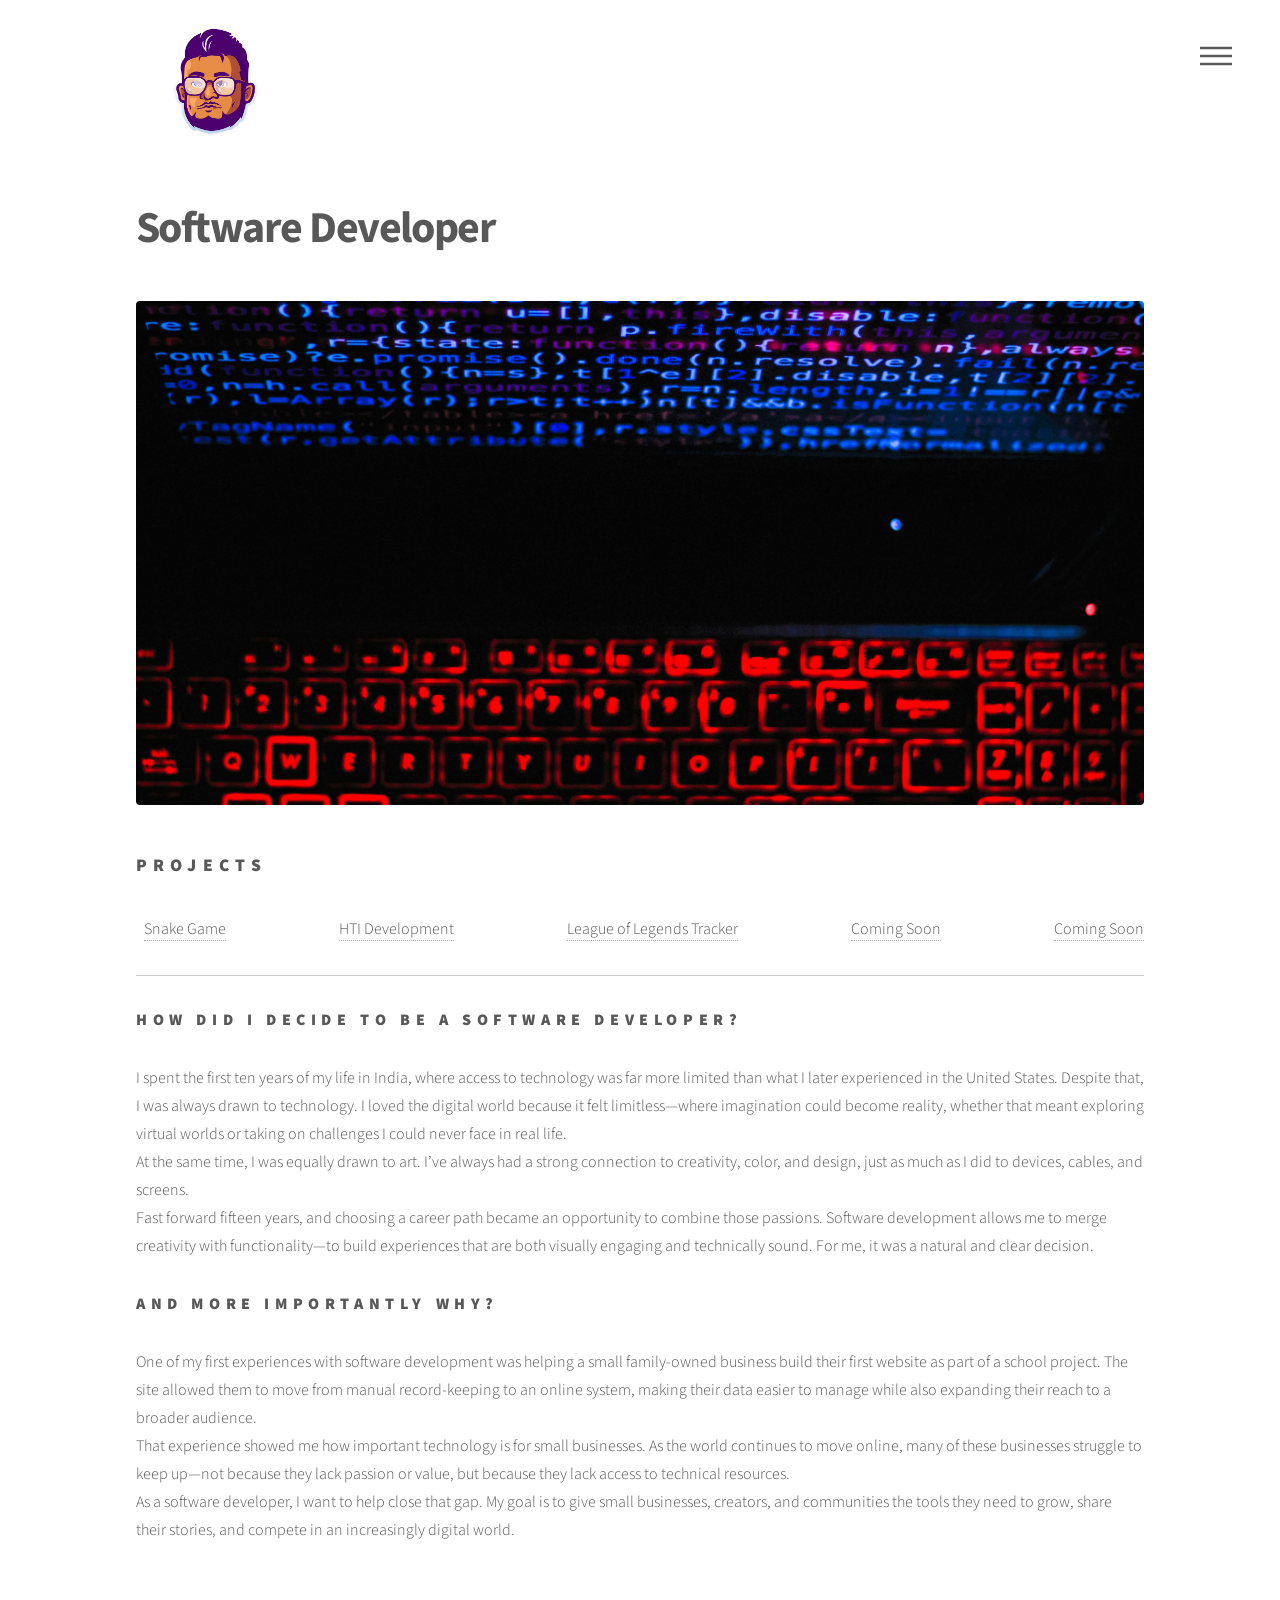
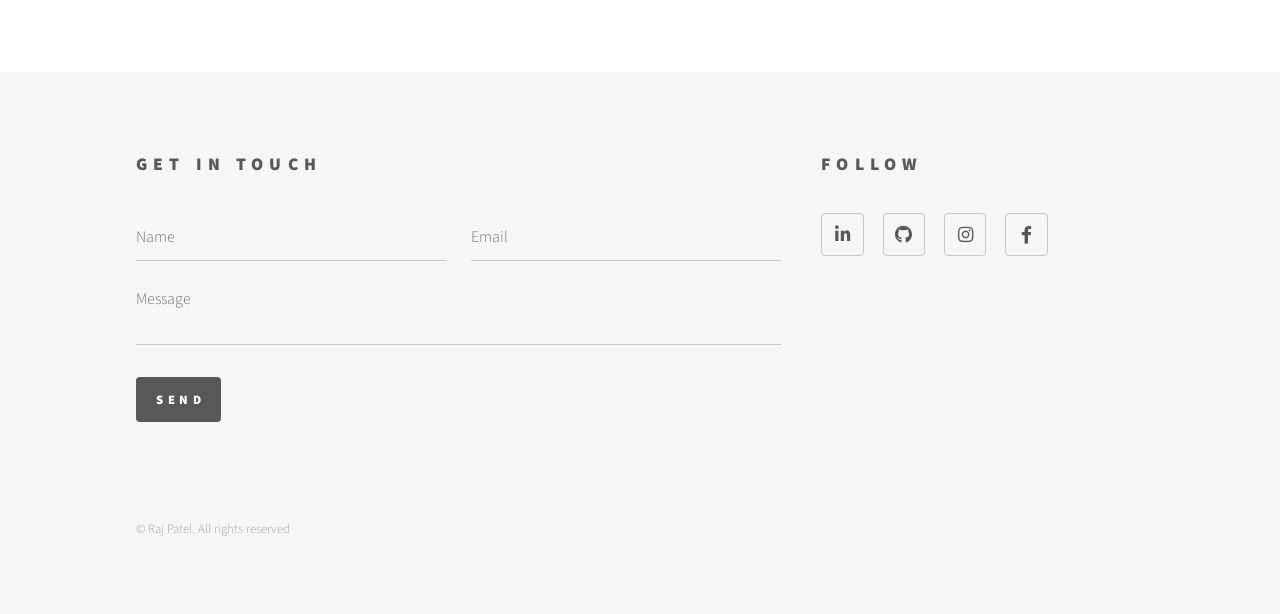
<file: software.html>
<!DOCTYPE html>
<html>
  <head>
    <title>Software Developer</title>
    <meta charset="utf-8" />
    <meta
      name="viewport"
      content="width=device-width, initial-scale=1, user-scalable=no"
    />
    <link rel="stylesheet" href="assets/css/main.css" />
    <noscript
      ><link rel="stylesheet" href="assets/css/noscript.css"
    /></noscript>
  </head>
  <body class="is-preload">
    <!-- Wrapper -->
    <div id="wrapper">
      <header id="header">
        <div class="inner">
          <!-- Logo -->
          <a href="index.html" class="logo">
            <span class="symbol"><img src="images/logo.png" alt="" /></span>
          </a>
          <!-- Nav -->
          <nav>
            <ul>
              <li><a href="#menu">Menu</a></li>
            </ul>
          </nav>
        </div>
      </header>

      <!-- Menu -->
      <nav id="menu">
        <h2>Menu</h2>
        <ul>
          <li><a href="index.html">Home</a></li>
          <li><a href="about.html">About</a></li>
          <li><a href="/Portfolio-Website/images/Resume.pdf" download>Resume</a></li>
          <li><a href="maintenance.html">Contact Us</a></li>
        </ul>
      </nav>

      <!-- Main -->
      <div id="main">
        <div class="inner">
          <h1>Software Developer</h1>
          <span class="image soft"
            ><img class="image fit" src="images/softwareban.jpg" alt=""
          /></span>

          <h2 class="projects">Projects</h2>
          <section>
            <ul class="projectslist">
              <li><a href="snake/snake.html">Snake Game</a></li>
              <li><a href="htidev-site/main/index.html">HTI Development</a></li>
              <li><a href="lol-tracker/lol-tracker.html">League of Legends Tracker</a></li>
              <li><a>Coming Soon</a></li>
              <li><a>Coming Soon</a></li>
            </ul>
          </section>

          <hr />

          <h3>How did I decide to be a software developer?</h3>
          <p>
            I spent the first ten years of my life in India, where access to
            technology was far more limited than what I later experienced in the
            United States. Despite that, I was always drawn to technology. I
            loved the digital world because it felt limitless—where imagination
            could become reality, whether that meant exploring virtual worlds or
            taking on challenges I could never face in real life.<br />
            At the same time, I was equally drawn to art. I’ve always had a
            strong connection to creativity, color, and design, just as much as
            I did to devices, cables, and screens.<br />
            Fast forward fifteen years, and choosing a career path became an
            opportunity to combine those passions. Software development allows
            me to merge creativity with functionality—to build experiences that
            are both visually engaging and technically sound. For me, it was a
            natural and clear decision.
          </p>

          <h3>and more importantly <strong>WHY?</strong></h3>
          <p>
            One of my first experiences with software development was helping a
            small family-owned business build their first website as part of a
            school project. The site allowed them to move from manual
            record-keeping to an online system, making their data easier to
            manage while also expanding their reach to a broader audience.<br />

            That experience showed me how important technology is for small
            businesses. As the world continues to move online, many of these
            businesses struggle to keep up—not because they lack passion or
            value, but because they lack access to technical resources.<br />
            As a software developer, I want to help close that gap. My goal is
            to give small businesses, creators, and communities the tools they
            need to grow, share their stories, and compete in an increasingly
            digital world.
          </p>
        </div>
      </div>

      <!-- Footer -->
      <footer id="footer">
        <div class="inner">
          <section>
            <h2>Get in touch</h2>
            <form method="post" action="https://formspree.io/f/xjyvyyel">
              <div class="fields">
                <div class="field half">
                  <input type="text" name="name" id="name" placeholder="Name" />
                </div>
                <div class="field half">
                  <input
                    type="email"
                    name="email"
                    id="email"
                    placeholder="Email"
                  />
                </div>
                <div class="field">
                  <textarea
                    name="message"
                    id="message"
                    placeholder="Message"
                  ></textarea>
                </div>
              </div>
              <ul class="actions">
                <li><input type="submit" value="Send" class="primary" /></li>
              </ul>
              <p class="form-status" role="status" aria-live="polite" hidden></p>
            </form>
          </section>
          <section>
            <h2>Follow</h2>
            <ul class="icons">
              <li>
                <a href="#" class="icon brands style2 fa-linkedin-in"
                  ><span class="label">LinkedIn</span></a
                >
              </li>
              <li>
                <a href="#" class="icon brands style2 fa-github"
                  ><span class="label">GitHub</span></a
                >
              </li>
              <li>
                <a href="#" class="icon brands style2 fa-instagram"
                  ><span class="label">Instagram</span></a
                >
              </li>
              <li>
                <a href="#" class="icon brands style2 fa-facebook-f"
                  ><span class="label">Facebook</span></a
                >
              </li>
            </ul>
          </section>
          <ul class="copyright">
            <li>&copy; Raj Patel. All rights reserved</li>
          </ul>
        </div>
      </footer>
    </div>

    <!-- Scripts -->
    <script src="assets/js/jquery.min.js"></script>
    <script src="assets/js/browser.min.js"></script>
    <script src="assets/js/breakpoints.min.js"></script>
    <script src="assets/js/util.js"></script>
    <script src="assets/js/main.js"></script>
  </body>
</html>
</file>
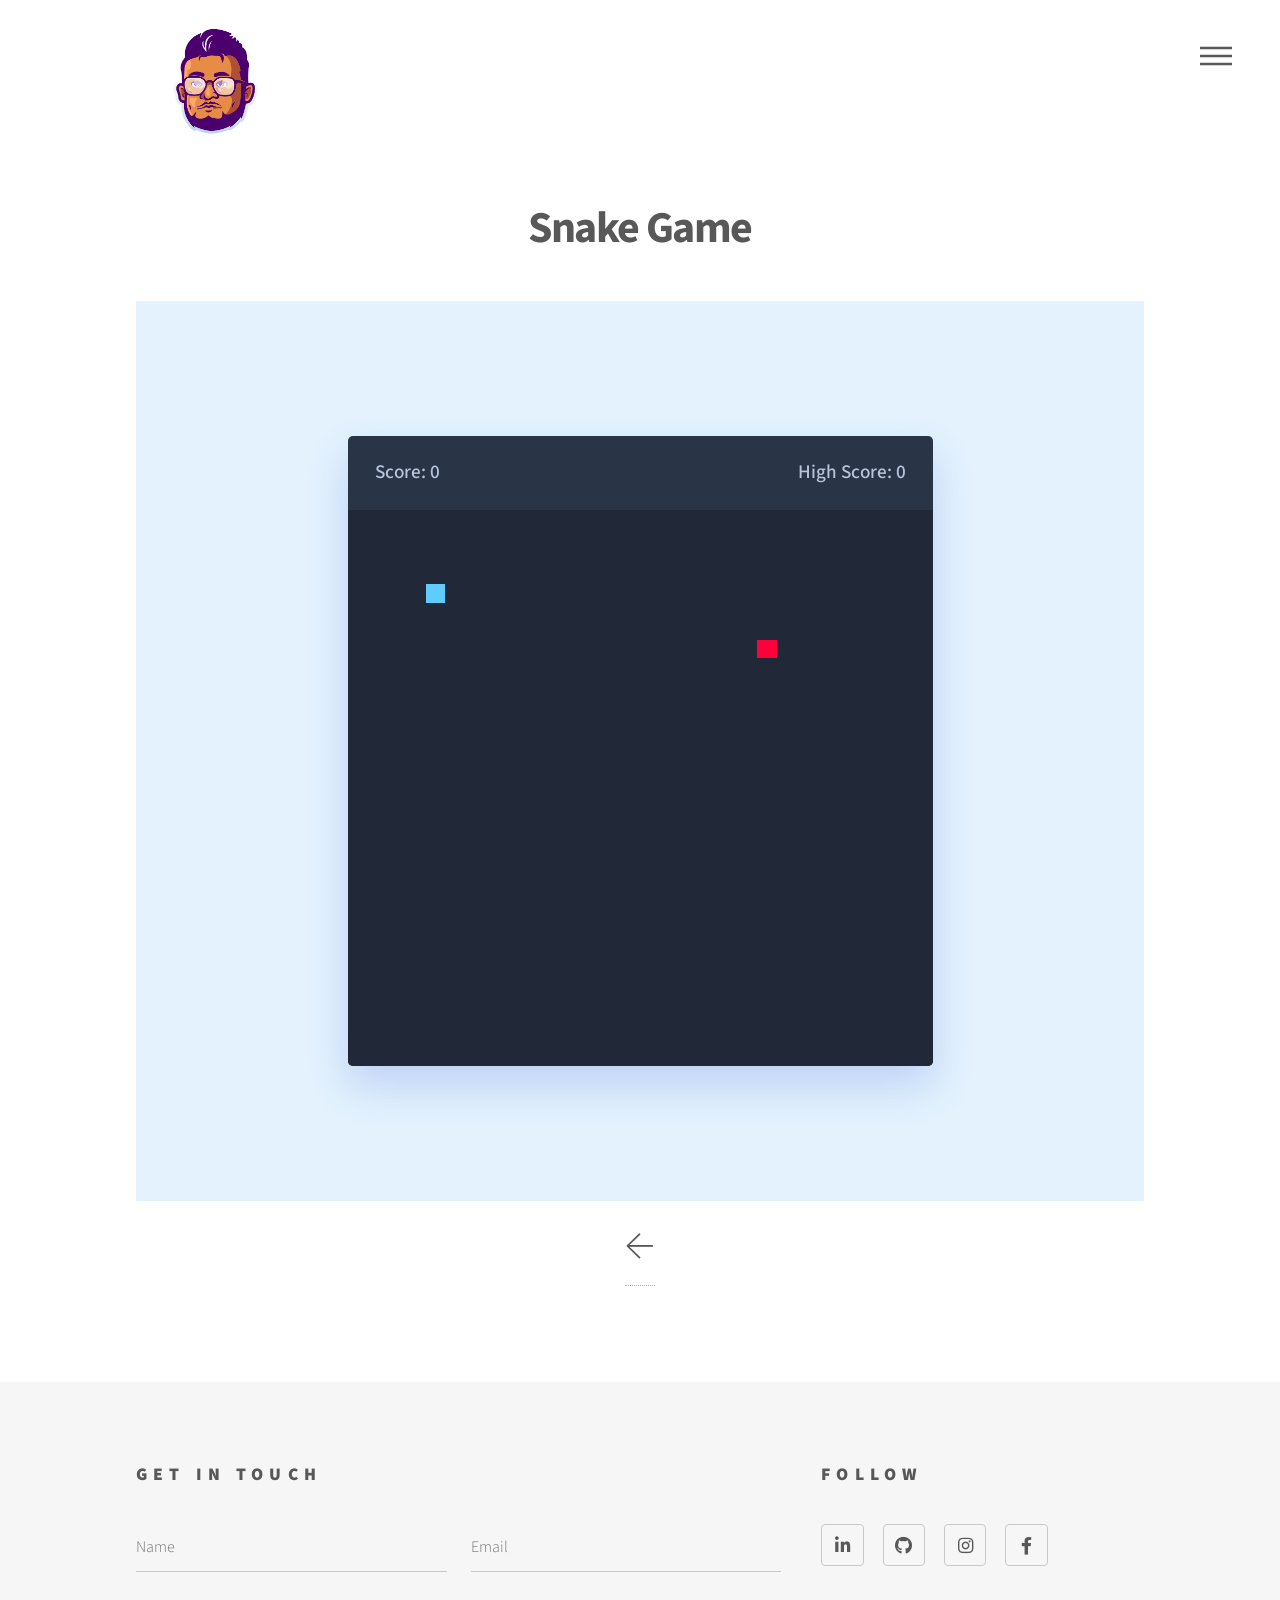
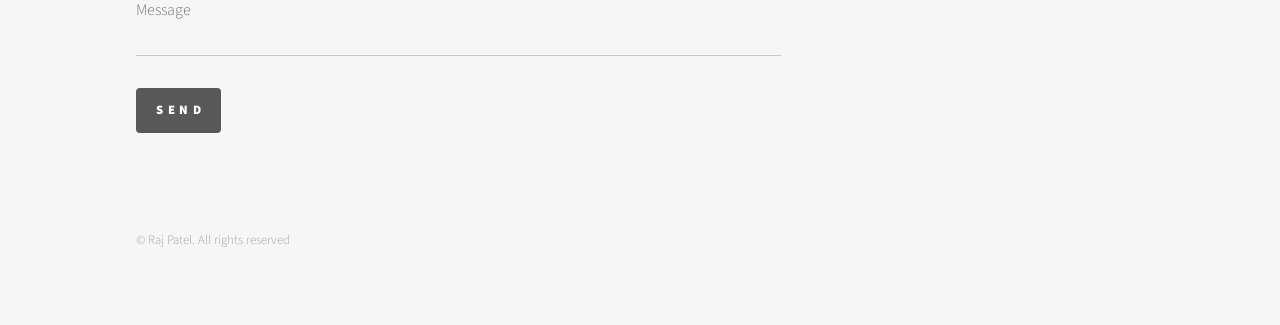
<file: snake/snake.html>
<!DOCTYPE html>
<html>
  <head>
    <title>Snake Game</title>
    <meta charset="utf-8" />
    <meta
      name="viewport"
      content="width=device-width, initial-scale=1, user-scalable=no"
    />
    <link rel="stylesheet" href="../assets/css/main.css" />
    <link rel="stylesheet" href="snake.css" />
    <noscript
      ><link rel="stylesheet" href="../assets/css/noscript.css"
    /></noscript>
  </head>
  <body class="is-preload">
    <!-- Wrapper -->
    <div id="wrapper">
      <header id="header">
        <div class="inner">
          <!-- Logo -->
          <a href="../index.html" class="logo">
            <span class="symbol"><img src="../images/logo.png" alt="" /></span>
          </a>
          <!-- Nav -->
          <nav>
            <ul>
              <li><a href="#menu">Menu</a></li>
            </ul>
          </nav>
        </div>
      </header>

      <!-- Menu -->
      <nav id="menu">
        <h2>Menu</h2>
        <ul>
          <li><a href="../index.html">Home</a></li>
          <li><a href="../about.html">About</a></li>
          <li><a href="/Portfolio-Website/images/Resume.pdf" download>Resume</a></li>
          <li><a href="../maintenance.html">Contact</a></li>
        </ul>
      </nav>

      <!-- Main -->
      <div id="main">
        <div class="inner">
          <h1 class="projecttitle">Snake Game</h1>
          <div id="game">
            <!--Game-->
            <div class="snake-wrapper">
              <div class="game-details">
                <span class="score">Score: 0</span>
                <span class="high-score">High Score: 0</span>
              </div>
              <div class="play-board"></div>
              <div class="controls">
                <i data-key="ArrowLeft" class="fa-solid fa-arrow-left-long"></i>
                <i data-key="ArrowUp" class="fa-solid fa-arrow-up-long"></i>
                <i data-key="ArrowRight" class="fa-solid fa-arrow-right-long"></i>
                <i data-key="ArrowDown" class="fa-solid fa-arrow-down-long"></i>
              </div>
            </div>
          </div>

          <span class="projectback"><a href="../software.html">&#8592;</a></span>
        </div>
      </div>

      <!-- Footer -->
      <footer id="footer">
        <div class="inner">
          <section>
            <h2>Get in touch</h2>
            <form method="post" action="https://formspree.io/f/xjyvyyel">
              <div class="fields">
                <div class="field half">
                  <input type="text" name="name" id="name" placeholder="Name" />
                </div>
                <div class="field half">
                  <input
                    type="email"
                    name="email"
                    id="email"
                    placeholder="Email"
                  />
                </div>
                <div class="field">
                  <textarea
                    name="message"
                    id="message"
                    placeholder="Message"
                  ></textarea>
                </div>
              </div>
              <ul class="actions">
                <li><input type="submit" value="Send" class="primary" /></li>
              </ul>
              <p class="form-status" role="status" aria-live="polite" hidden></p>
            </form>
          </section>
          <section>
            <h2>Follow</h2>
            <ul class="icons">
              <li>
                <a href="#" class="icon brands style2 fa-linkedin-in"
                  ><span class="label">LinkedIn</span></a
                >
              </li>
              <li>
                <a href="#" class="icon brands style2 fa-github"
                  ><span class="label">GitHub</span></a
                >
              </li>
              <li>
                <a href="#" class="icon brands style2 fa-instagram"
                  ><span class="label">Instagram</span></a
                >
              </li>
              <li>
                <a href="#" class="icon brands style2 fa-facebook-f"
                  ><span class="label">Facebook</span></a
                >
              </li>
            </ul>
          </section>
          <ul class="copyright">
            <li>&copy; Raj Patel. All rights reserved</li>
          </ul>
        </div>
      </footer>
    </div>

    <!-- Scripts -->
    <script src="../assets/js/jquery.min.js"></script>
    <script src="../assets/js/browser.min.js"></script>
    <script src="../assets/js/breakpoints.min.js"></script>
    <script src="../assets/js/util.js"></script>
    <script src="../assets/js/main.js"></script>
    <script src="snake.js"></script>
  </body>
</html>
</file>
<file: assets/css/noscript.css>
/*
	Phantom by HTML5 UP
	html5up.net | @ajlkn
	Free for personal and commercial use under the CCA 3.0 license (html5up.net/license)
*/

/* Tiles */

	body.is-preload .tiles article {
		-moz-transform: none;
		-webkit-transform: none;
		-ms-transform: none;
		transform: none;
		opacity: 1;
	}
</file>
<file: snake/snake.css>
@import url("https://fonts.googleapis.com/css2?family=Open+Sans:wght@400;500;600;700&display=swap");
* {
  margin: 0;
  padding: 0;
  box-sizing: border-box;
  font-family: "Open Sans", sans-serif;
}
#game {
  display: flex;
  align-items: center;
  justify-content: center;
  min-height: 100vh;
  background: #e3f2fd;
}
.snake-wrapper {
  width: 65vmin;
  height: 70vmin;
  display: flex;
  overflow: hidden;
  flex-direction: column;
  justify-content: center;
  border-radius: 5px;
  background: #293447;
  box-shadow: 0 20px 40px rgba(52, 87, 220, 0.2);
}
.game-details {
  color: #b8c6dc;
  font-weight: 500;
  font-size: 1.2rem;
  padding: 20px 27px;
  display: flex;
  justify-content: space-between;
}
.play-board {
  height: 100%;
  width: 100%;
  display: grid;
  background: #212837;
  grid-template: repeat(30, 1fr) / repeat(30, 1fr);
}
.play-board .food {
  background: #ff003d;
}
.play-board .head {
  background: #60cbff;
}
.controls {
  display: none;
  justify-content: space-between;
}
.controls i {
  padding: 25px 0;
  text-align: center;
  font-size: 1.3rem;
  color: #b8c6dc;
  width: calc(100% / 4);
  cursor: pointer;
  border-right: 1px solid #171b26;
}

.projecttitle {
  text-align: center;
}

.projectback {
  display: flex;
  justify-content: center;
  align-items: center;
  font-size: 3rem;
}

.projectback a {
  text-decoration: none;
  color: inherit;
}

@media screen and (max-width: 800px) {
  .snake-wrapper {
    width: 90vmin;
    height: 115vmin;
  }
  .game-details {
    font-size: 1rem;
    padding: 15px 27px;
  }
  .controls {
    display: flex;
  }
  .controls i {
    padding: 15px 0;
    font-size: 1rem;
  }
}
</file>
<file: assets/css/main.css>
@import url(fontawesome-all.min.css);
@import url("https://fonts.googleapis.com/css?family=Source+Sans+Pro:300,700,900");

/*
	Phantom by HTML5 UP
	html5up.net | @ajlkn
	Free for personal and commercial use under the CCA 3.0 license (html5up.net/license)
*/

html,
body,
div,
span,
applet,
object,
iframe,
h1,
h2,
h3,
h4,
h5,
h6,
p,
blockquote,
pre,
a,
abbr,
acronym,
address,
big,
cite,
code,
del,
dfn,
em,
img,
ins,
kbd,
q,
s,
samp,
small,
strike,
strong,
sub,
sup,
tt,
var,
b,
u,
i,
center,
dl,
dt,
dd,
ol,
ul,
li,
fieldset,
form,
label,
legend,
table,
caption,
tbody,
tfoot,
thead,
tr,
th,
td,
article,
aside,
canvas,
details,
embed,
figure,
figcaption,
footer,
header,
hgroup,
menu,
nav,
output,
ruby,
section,
summary,
time,
mark,
audio,
video {
  margin: 0;
  padding: 0;
  border: 0;
  font-size: 100%;
  font: inherit;
  vertical-align: baseline;
}

article,
aside,
details,
figcaption,
figure,
footer,
header,
hgroup,
menu,
nav,
section {
  display: block;
}

body {
  line-height: 1;
}

ol,
ul {
  list-style: none;
}

blockquote,
q {
  quotes: none;
}

blockquote:before,
blockquote:after,
q:before,
q:after {
  content: "";
  content: none;
}

table {
  border-collapse: collapse;
  border-spacing: 0;
}

body {
  -webkit-text-size-adjust: none;
}

mark {
  background-color: transparent;
  color: inherit;
}

input::-moz-focus-inner {
  border: 0;
  padding: 0;
}

input,
select,
textarea {
  -moz-appearance: none;
  -webkit-appearance: none;
  -ms-appearance: none;
  appearance: none;
}

/* Basic */

@-ms-viewport {
  width: device-width;
}

body {
  -ms-overflow-style: scrollbar;
}

@media screen and (max-width: 480px) {
  html,
  body {
    min-width: 320px;
  }
}

html {
  box-sizing: border-box;
}

*,
*:before,
*:after {
  box-sizing: inherit;
}

body {
  background: #ffffff;
}

body.is-preload *,
body.is-preload *:before,
body.is-preload *:after {
  -moz-animation: none !important;
  -webkit-animation: none !important;
  -ms-animation: none !important;
  animation: none !important;
  -moz-transition: none !important;
  -webkit-transition: none !important;
  -ms-transition: none !important;
  transition: none !important;
}

/* Type */

body,
input,
select,
textarea {
  color: #585858;
  font-family: "Source Sans Pro", Helvetica, sans-serif;
  font-size: 16pt;
  font-weight: 300;
  line-height: 1.75;
}

@media screen and (max-width: 1680px) {
  body,
  input,
  select,
  textarea {
    font-size: 14pt;
  }
}

@media screen and (max-width: 1280px) {
  body,
  input,
  select,
  textarea {
    font-size: 12pt;
  }
}

a {
  -moz-transition: border-bottom-color 0.2s ease, color 0.2s ease;
  -webkit-transition: border-bottom-color 0.2s ease, color 0.2s ease;
  -ms-transition: border-bottom-color 0.2s ease, color 0.2s ease;
  transition: border-bottom-color 0.2s ease, color 0.2s ease;
  text-decoration: none;
  color: #585858;
  border-bottom: dotted 1px rgba(88, 88, 88, 0.5);
}

a:hover {
  border-bottom-color: transparent;
  color: #4b006e !important;
}

strong,
b {
  font-weight: 900;
}

em,
i {
  font-style: italic;
}

p {
  margin: 0 0 2em 0;
}

h1 {
  font-size: 2.75em;
  font-weight: 700;
  line-height: 1.3;
  margin: 0 0 1em 0;
  letter-spacing: -0.035em;
}

h1 a {
  color: inherit;
}

@media screen and (max-width: 736px) {
  h1 {
    font-size: 2em;
    margin: 0 0 1em 0;
  }
}

@media screen and (max-width: 360px) {
  h1 {
    font-size: 1.75em;
  }
}

h2,
h3,
h4,
h5,
h6 {
  font-weight: 900;
  line-height: 1.5;
  margin: 0 0 2em 0;
  text-transform: uppercase;
  letter-spacing: 0.35em;
}

h2 a,
h3 a,
h4 a,
h5 a,
h6 a {
  color: inherit;
}

h2 {
  font-size: 1.1em;
}

h3 {
  font-size: 1em;
}

h4 {
  font-size: 0.8em;
}

h5 {
  font-size: 0.8em;
}

h6 {
  font-size: 0.8em;
}

@media screen and (max-width: 980px) {
  h1 br,
  h2 br,
  h3 br,
  h4 br,
  h5 br,
  h6 br {
    display: none;
  }
}

@media screen and (max-width: 736px) {
  h2 {
    font-size: 1em;
  }

  h3 {
    font-size: 0.8em;
  }
}

sub {
  font-size: 0.8em;
  position: relative;
  top: 0.5em;
}

sup {
  font-size: 0.8em;
  position: relative;
  top: -0.5em;
}

blockquote {
  border-left: solid 4px #c9c9c9;
  font-style: italic;
  margin: 0 0 2em 0;
  padding: 0.5em 0 0.5em 2em;
}

code {
  background: rgba(144, 144, 144, 0.075);
  border-radius: 4px;
  border: solid 1px #c9c9c9;
  font-family: "Courier New", monospace;
  font-size: 0.9em;
  margin: 0 0.25em;
  padding: 0.25em 0.65em;
}

pre {
  -webkit-overflow-scrolling: touch;
  font-family: "Courier New", monospace;
  font-size: 0.9em;
  margin: 0 0 2em 0;
}

pre code {
  display: block;
  line-height: 1.75;
  padding: 1em 1.5em;
  overflow-x: auto;
}

hr {
  border: 0;
  border-bottom: solid 1px #c9c9c9;
  margin: 2em 0;
}

hr.major {
  margin: 3em 0;
}

.align-left {
  text-align: left;
}

.align-center {
  text-align: center;
}

.align-right {
  text-align: right;
}

/* Row */

.row {
  display: flex;
  flex-wrap: wrap;
  box-sizing: border-box;
  align-items: stretch;
}

.row > * {
  box-sizing: border-box;
}

.row.gtr-uniform > * > :last-child {
  margin-bottom: 0;
}

.row.aln-left {
  justify-content: flex-start;
}

.row.aln-center {
  justify-content: center;
}

.row.aln-right {
  justify-content: flex-end;
}

.row.aln-top {
  align-items: flex-start;
}

.row.aln-middle {
  align-items: center;
}

.row.aln-bottom {
  align-items: flex-end;
}

.row > .imp {
  order: -1;
}

.row > .col-1 {
  width: 8.33333%;
}

.row > .off-1 {
  margin-left: 8.33333%;
}

.row > .col-2 {
  width: 16.66667%;
}

.row > .off-2 {
  margin-left: 16.66667%;
}

.row > .col-3 {
  width: 25%;
}

.row > .off-3 {
  margin-left: 25%;
}

.row > .col-4 {
  width: 33.33333%;
}

.row > .off-4 {
  margin-left: 33.33333%;
}

.row > .col-5 {
  width: 41.66667%;
}

.row > .off-5 {
  margin-left: 41.66667%;
}

.row > .col-6 {
  width: 50%;
}

.row > .off-6 {
  margin-left: 50%;
}

.row > .col-7 {
  width: 58.33333%;
}

.row > .off-7 {
  margin-left: 58.33333%;
}

.row > .col-8 {
  width: 66.66667%;
}

.row > .off-8 {
  margin-left: 66.66667%;
}

.row > .col-9 {
  width: 75%;
}

.row > .off-9 {
  margin-left: 75%;
}

.row > .col-10 {
  width: 83.33333%;
}

.row > .off-10 {
  margin-left: 83.33333%;
}

.row > .col-11 {
  width: 91.66667%;
}

.row > .off-11 {
  margin-left: 91.66667%;
}

.row > .col-12 {
  width: 100%;
}

.row > .off-12 {
  margin-left: 100%;
}

.row.gtr-0 {
  margin-top: 0;
  margin-left: 0em;
}

.row.gtr-0 > * {
  padding: 0 0 0 0em;
}

.row.gtr-0.gtr-uniform {
  margin-top: 0em;
}

.row.gtr-0.gtr-uniform > * {
  padding-top: 0em;
}

.row.gtr-25 {
  margin-top: 0;
  margin-left: -0.5em;
}

.row.gtr-25 > * {
  padding: 0 0 0 0.5em;
}

.row.gtr-25.gtr-uniform {
  margin-top: -0.5em;
}

.row.gtr-25.gtr-uniform > * {
  padding-top: 0.5em;
}

.row.gtr-50 {
  margin-top: 0;
  margin-left: -1em;
}

.row.gtr-50 > * {
  padding: 0 0 0 1em;
}

.row.gtr-50.gtr-uniform {
  margin-top: -1em;
}

.row.gtr-50.gtr-uniform > * {
  padding-top: 1em;
}

.row {
  margin-top: 0;
  margin-left: -2em;
}

.row > * {
  padding: 0 0 0 2em;
}

.row.gtr-uniform {
  margin-top: -2em;
}

.row.gtr-uniform > * {
  padding-top: 2em;
}

.row.gtr-150 {
  margin-top: 0;
  margin-left: -3em;
}

.row.gtr-150 > * {
  padding: 0 0 0 3em;
}

.row.gtr-150.gtr-uniform {
  margin-top: -3em;
}

.row.gtr-150.gtr-uniform > * {
  padding-top: 3em;
}

.row.gtr-200 {
  margin-top: 0;
  margin-left: -4em;
}

.row.gtr-200 > * {
  padding: 0 0 0 4em;
}

.row.gtr-200.gtr-uniform {
  margin-top: -4em;
}

.row.gtr-200.gtr-uniform > * {
  padding-top: 4em;
}

@media screen and (max-width: 1680px) {
  .row {
    display: flex;
    flex-wrap: wrap;
    box-sizing: border-box;
    align-items: stretch;
  }

  .row > * {
    box-sizing: border-box;
  }

  .row.gtr-uniform > * > :last-child {
    margin-bottom: 0;
  }

  .row.aln-left {
    justify-content: flex-start;
  }

  .row.aln-center {
    justify-content: center;
  }

  .row.aln-right {
    justify-content: flex-end;
  }

  .row.aln-top {
    align-items: flex-start;
  }

  .row.aln-middle {
    align-items: center;
  }

  .row.aln-bottom {
    align-items: flex-end;
  }

  .row > .imp-xlarge {
    order: -1;
  }

  .row > .col-1-xlarge {
    width: 8.33333%;
  }

  .row > .off-1-xlarge {
    margin-left: 8.33333%;
  }

  .row > .col-2-xlarge {
    width: 16.66667%;
  }

  .row > .off-2-xlarge {
    margin-left: 16.66667%;
  }

  .row > .col-3-xlarge {
    width: 25%;
  }

  .row > .off-3-xlarge {
    margin-left: 25%;
  }

  .row > .col-4-xlarge {
    width: 33.33333%;
  }

  .row > .off-4-xlarge {
    margin-left: 33.33333%;
  }

  .row > .col-5-xlarge {
    width: 41.66667%;
  }

  .row > .off-5-xlarge {
    margin-left: 41.66667%;
  }

  .row > .col-6-xlarge {
    width: 50%;
  }

  .row > .off-6-xlarge {
    margin-left: 50%;
  }

  .row > .col-7-xlarge {
    width: 58.33333%;
  }

  .row > .off-7-xlarge {
    margin-left: 58.33333%;
  }

  .row > .col-8-xlarge {
    width: 66.66667%;
  }

  .row > .off-8-xlarge {
    margin-left: 66.66667%;
  }

  .row > .col-9-xlarge {
    width: 75%;
  }

  .row > .off-9-xlarge {
    margin-left: 75%;
  }

  .row > .col-10-xlarge {
    width: 83.33333%;
  }

  .row > .off-10-xlarge {
    margin-left: 83.33333%;
  }

  .row > .col-11-xlarge {
    width: 91.66667%;
  }

  .row > .off-11-xlarge {
    margin-left: 91.66667%;
  }

  .row > .col-12-xlarge {
    width: 100%;
  }

  .row > .off-12-xlarge {
    margin-left: 100%;
  }

  .row.gtr-0 {
    margin-top: 0;
    margin-left: 0em;
  }

  .row.gtr-0 > * {
    padding: 0 0 0 0em;
  }

  .row.gtr-0.gtr-uniform {
    margin-top: 0em;
  }

  .row.gtr-0.gtr-uniform > * {
    padding-top: 0em;
  }

  .row.gtr-25 {
    margin-top: 0;
    margin-left: -0.5em;
  }

  .row.gtr-25 > * {
    padding: 0 0 0 0.5em;
  }

  .row.gtr-25.gtr-uniform {
    margin-top: -0.5em;
  }

  .row.gtr-25.gtr-uniform > * {
    padding-top: 0.5em;
  }

  .row.gtr-50 {
    margin-top: 0;
    margin-left: -1em;
  }

  .row.gtr-50 > * {
    padding: 0 0 0 1em;
  }

  .row.gtr-50.gtr-uniform {
    margin-top: -1em;
  }

  .row.gtr-50.gtr-uniform > * {
    padding-top: 1em;
  }

  .row {
    margin-top: 0;
    margin-left: -2em;
  }

  .row > * {
    padding: 0 0 0 2em;
  }

  .row.gtr-uniform {
    margin-top: -2em;
  }

  .row.gtr-uniform > * {
    padding-top: 2em;
  }

  .row.gtr-150 {
    margin-top: 0;
    margin-left: -3em;
  }

  .row.gtr-150 > * {
    padding: 0 0 0 3em;
  }

  .row.gtr-150.gtr-uniform {
    margin-top: -3em;
  }

  .row.gtr-150.gtr-uniform > * {
    padding-top: 3em;
  }

  .row.gtr-200 {
    margin-top: 0;
    margin-left: -4em;
  }

  .row.gtr-200 > * {
    padding: 0 0 0 4em;
  }

  .row.gtr-200.gtr-uniform {
    margin-top: -4em;
  }

  .row.gtr-200.gtr-uniform > * {
    padding-top: 4em;
  }
}

@media screen and (max-width: 1280px) {
  .row {
    display: flex;
    flex-wrap: wrap;
    box-sizing: border-box;
    align-items: stretch;
  }

  .row > * {
    box-sizing: border-box;
  }

  .row.gtr-uniform > * > :last-child {
    margin-bottom: 0;
  }

  .row.aln-left {
    justify-content: flex-start;
  }

  .row.aln-center {
    justify-content: center;
  }

  .row.aln-right {
    justify-content: flex-end;
  }

  .row.aln-top {
    align-items: flex-start;
  }

  .row.aln-middle {
    align-items: center;
  }

  .row.aln-bottom {
    align-items: flex-end;
  }

  .row > .imp-large {
    order: -1;
  }

  .row > .col-1-large {
    width: 8.33333%;
  }

  .row > .off-1-large {
    margin-left: 8.33333%;
  }

  .row > .col-2-large {
    width: 16.66667%;
  }

  .row > .off-2-large {
    margin-left: 16.66667%;
  }

  .row > .col-3-large {
    width: 25%;
  }

  .row > .off-3-large {
    margin-left: 25%;
  }

  .row > .col-4-large {
    width: 33.33333%;
  }

  .row > .off-4-large {
    margin-left: 33.33333%;
  }

  .row > .col-5-large {
    width: 41.66667%;
  }

  .row > .off-5-large {
    margin-left: 41.66667%;
  }

  .row > .col-6-large {
    width: 50%;
  }

  .row > .off-6-large {
    margin-left: 50%;
  }

  .row > .col-7-large {
    width: 58.33333%;
  }

  .row > .off-7-large {
    margin-left: 58.33333%;
  }

  .row > .col-8-large {
    width: 66.66667%;
  }

  .row > .off-8-large {
    margin-left: 66.66667%;
  }

  .row > .col-9-large {
    width: 75%;
  }

  .row > .off-9-large {
    margin-left: 75%;
  }

  .row > .col-10-large {
    width: 83.33333%;
  }

  .row > .off-10-large {
    margin-left: 83.33333%;
  }

  .row > .col-11-large {
    width: 91.66667%;
  }

  .row > .off-11-large {
    margin-left: 91.66667%;
  }

  .row > .col-12-large {
    width: 100%;
  }

  .row > .off-12-large {
    margin-left: 100%;
  }

  .row.gtr-0 {
    margin-top: 0;
    margin-left: 0em;
  }

  .row.gtr-0 > * {
    padding: 0 0 0 0em;
  }

  .row.gtr-0.gtr-uniform {
    margin-top: 0em;
  }

  .row.gtr-0.gtr-uniform > * {
    padding-top: 0em;
  }

  .row.gtr-25 {
    margin-top: 0;
    margin-left: -0.5em;
  }

  .row.gtr-25 > * {
    padding: 0 0 0 0.5em;
  }

  .row.gtr-25.gtr-uniform {
    margin-top: -0.5em;
  }

  .row.gtr-25.gtr-uniform > * {
    padding-top: 0.5em;
  }

  .row.gtr-50 {
    margin-top: 0;
    margin-left: -1em;
  }

  .row.gtr-50 > * {
    padding: 0 0 0 1em;
  }

  .row.gtr-50.gtr-uniform {
    margin-top: -1em;
  }

  .row.gtr-50.gtr-uniform > * {
    padding-top: 1em;
  }

  .row {
    margin-top: 0;
    margin-left: -2em;
  }

  .row > * {
    padding: 0 0 0 2em;
  }

  .row.gtr-uniform {
    margin-top: -2em;
  }

  .row.gtr-uniform > * {
    padding-top: 2em;
  }

  .row.gtr-150 {
    margin-top: 0;
    margin-left: -3em;
  }

  .row.gtr-150 > * {
    padding: 0 0 0 3em;
  }

  .row.gtr-150.gtr-uniform {
    margin-top: -3em;
  }

  .row.gtr-150.gtr-uniform > * {
    padding-top: 3em;
  }

  .row.gtr-200 {
    margin-top: 0;
    margin-left: -4em;
  }

  .row.gtr-200 > * {
    padding: 0 0 0 4em;
  }

  .row.gtr-200.gtr-uniform {
    margin-top: -4em;
  }

  .row.gtr-200.gtr-uniform > * {
    padding-top: 4em;
  }
}

@media screen and (max-width: 980px) {
  .row {
    display: flex;
    flex-wrap: wrap;
    box-sizing: border-box;
    align-items: stretch;
  }

  .row > * {
    box-sizing: border-box;
  }

  .row.gtr-uniform > * > :last-child {
    margin-bottom: 0;
  }

  .row.aln-left {
    justify-content: flex-start;
  }

  .row.aln-center {
    justify-content: center;
  }

  .row.aln-right {
    justify-content: flex-end;
  }

  .row.aln-top {
    align-items: flex-start;
  }

  .row.aln-middle {
    align-items: center;
  }

  .row.aln-bottom {
    align-items: flex-end;
  }

  .row > .imp-medium {
    order: -1;
  }

  .row > .col-1-medium {
    width: 8.33333%;
  }

  .row > .off-1-medium {
    margin-left: 8.33333%;
  }

  .row > .col-2-medium {
    width: 16.66667%;
  }

  .row > .off-2-medium {
    margin-left: 16.66667%;
  }

  .row > .col-3-medium {
    width: 25%;
  }

  .row > .off-3-medium {
    margin-left: 25%;
  }

  .row > .col-4-medium {
    width: 33.33333%;
  }

  .row > .off-4-medium {
    margin-left: 33.33333%;
  }

  .row > .col-5-medium {
    width: 41.66667%;
  }

  .row > .off-5-medium {
    margin-left: 41.66667%;
  }

  .row > .col-6-medium {
    width: 50%;
  }

  .row > .off-6-medium {
    margin-left: 50%;
  }

  .row > .col-7-medium {
    width: 58.33333%;
  }

  .row > .off-7-medium {
    margin-left: 58.33333%;
  }

  .row > .col-8-medium {
    width: 66.66667%;
  }

  .row > .off-8-medium {
    margin-left: 66.66667%;
  }

  .row > .col-9-medium {
    width: 75%;
  }

  .row > .off-9-medium {
    margin-left: 75%;
  }

  .row > .col-10-medium {
    width: 83.33333%;
  }

  .row > .off-10-medium {
    margin-left: 83.33333%;
  }

  .row > .col-11-medium {
    width: 91.66667%;
  }

  .row > .off-11-medium {
    margin-left: 91.66667%;
  }

  .row > .col-12-medium {
    width: 100%;
  }

  .row > .off-12-medium {
    margin-left: 100%;
  }

  .row.gtr-0 {
    margin-top: 0;
    margin-left: 0em;
  }

  .row.gtr-0 > * {
    padding: 0 0 0 0em;
  }

  .row.gtr-0.gtr-uniform {
    margin-top: 0em;
  }

  .row.gtr-0.gtr-uniform > * {
    padding-top: 0em;
  }

  .row.gtr-25 {
    margin-top: 0;
    margin-left: -0.375em;
  }

  .row.gtr-25 > * {
    padding: 0 0 0 0.375em;
  }

  .row.gtr-25.gtr-uniform {
    margin-top: -0.375em;
  }

  .row.gtr-25.gtr-uniform > * {
    padding-top: 0.375em;
  }

  .row.gtr-50 {
    margin-top: 0;
    margin-left: -0.75em;
  }

  .row.gtr-50 > * {
    padding: 0 0 0 0.75em;
  }

  .row.gtr-50.gtr-uniform {
    margin-top: -0.75em;
  }

  .row.gtr-50.gtr-uniform > * {
    padding-top: 0.75em;
  }

  .row {
    margin-top: 0;
    margin-left: -1.5em;
  }

  .row > * {
    padding: 0 0 0 1.5em;
  }

  .row.gtr-uniform {
    margin-top: -1.5em;
  }

  .row.gtr-uniform > * {
    padding-top: 1.5em;
  }

  .row.gtr-150 {
    margin-top: 0;
    margin-left: -2.25em;
  }

  .row.gtr-150 > * {
    padding: 0 0 0 2.25em;
  }

  .row.gtr-150.gtr-uniform {
    margin-top: -2.25em;
  }

  .row.gtr-150.gtr-uniform > * {
    padding-top: 2.25em;
  }

  .row.gtr-200 {
    margin-top: 0;
    margin-left: -3em;
  }

  .row.gtr-200 > * {
    padding: 0 0 0 3em;
  }

  .row.gtr-200.gtr-uniform {
    margin-top: -3em;
  }

  .row.gtr-200.gtr-uniform > * {
    padding-top: 3em;
  }
}

@media screen and (max-width: 736px) {
  .row {
    display: flex;
    flex-wrap: wrap;
    box-sizing: border-box;
    align-items: stretch;
  }

  .row > * {
    box-sizing: border-box;
  }

  .row.gtr-uniform > * > :last-child {
    margin-bottom: 0;
  }

  .row.aln-left {
    justify-content: flex-start;
  }

  .row.aln-center {
    justify-content: center;
  }

  .row.aln-right {
    justify-content: flex-end;
  }

  .row.aln-top {
    align-items: flex-start;
  }

  .row.aln-middle {
    align-items: center;
  }

  .row.aln-bottom {
    align-items: flex-end;
  }

  .row > .imp-small {
    order: -1;
  }

  .row > .col-1-small {
    width: 8.33333%;
  }

  .row > .off-1-small {
    margin-left: 8.33333%;
  }

  .row > .col-2-small {
    width: 16.66667%;
  }

  .row > .off-2-small {
    margin-left: 16.66667%;
  }

  .row > .col-3-small {
    width: 25%;
  }

  .row > .off-3-small {
    margin-left: 25%;
  }

  .row > .col-4-small {
    width: 33.33333%;
  }

  .row > .off-4-small {
    margin-left: 33.33333%;
  }

  .row > .col-5-small {
    width: 41.66667%;
  }

  .row > .off-5-small {
    margin-left: 41.66667%;
  }

  .row > .col-6-small {
    width: 50%;
  }

  .row > .off-6-small {
    margin-left: 50%;
  }

  .row > .col-7-small {
    width: 58.33333%;
  }

  .row > .off-7-small {
    margin-left: 58.33333%;
  }

  .row > .col-8-small {
    width: 66.66667%;
  }

  .row > .off-8-small {
    margin-left: 66.66667%;
  }

  .row > .col-9-small {
    width: 75%;
  }

  .row > .off-9-small {
    margin-left: 75%;
  }

  .row > .col-10-small {
    width: 83.33333%;
  }

  .row > .off-10-small {
    margin-left: 83.33333%;
  }

  .row > .col-11-small {
    width: 91.66667%;
  }

  .row > .off-11-small {
    margin-left: 91.66667%;
  }

  .row > .col-12-small {
    width: 100%;
  }

  .row > .off-12-small {
    margin-left: 100%;
  }

  .row.gtr-0 {
    margin-top: 0;
    margin-left: 0em;
  }

  .row.gtr-0 > * {
    padding: 0 0 0 0em;
  }

  .row.gtr-0.gtr-uniform {
    margin-top: 0em;
  }

  .row.gtr-0.gtr-uniform > * {
    padding-top: 0em;
  }

  .row.gtr-25 {
    margin-top: 0;
    margin-left: -0.25em;
  }

  .row.gtr-25 > * {
    padding: 0 0 0 0.25em;
  }

  .row.gtr-25.gtr-uniform {
    margin-top: -0.25em;
  }

  .row.gtr-25.gtr-uniform > * {
    padding-top: 0.25em;
  }

  .row.gtr-50 {
    margin-top: 0;
    margin-left: -0.5em;
  }

  .row.gtr-50 > * {
    padding: 0 0 0 0.5em;
  }

  .row.gtr-50.gtr-uniform {
    margin-top: -0.5em;
  }

  .row.gtr-50.gtr-uniform > * {
    padding-top: 0.5em;
  }

  .row {
    margin-top: 0;
    margin-left: -1em;
  }

  .row > * {
    padding: 0 0 0 1em;
  }

  .row.gtr-uniform {
    margin-top: -1em;
  }

  .row.gtr-uniform > * {
    padding-top: 1em;
  }

  .row.gtr-150 {
    margin-top: 0;
    margin-left: -1.5em;
  }

  .row.gtr-150 > * {
    padding: 0 0 0 1.5em;
  }

  .row.gtr-150.gtr-uniform {
    margin-top: -1.5em;
  }

  .row.gtr-150.gtr-uniform > * {
    padding-top: 1.5em;
  }

  .row.gtr-200 {
    margin-top: 0;
    margin-left: -2em;
  }

  .row.gtr-200 > * {
    padding: 0 0 0 2em;
  }

  .row.gtr-200.gtr-uniform {
    margin-top: -2em;
  }

  .row.gtr-200.gtr-uniform > * {
    padding-top: 2em;
  }
}

@media screen and (max-width: 480px) {
  .row {
    display: flex;
    flex-wrap: wrap;
    box-sizing: border-box;
    align-items: stretch;
  }

  .row > * {
    box-sizing: border-box;
  }

  .row.gtr-uniform > * > :last-child {
    margin-bottom: 0;
  }

  .row.aln-left {
    justify-content: flex-start;
  }

  .row.aln-center {
    justify-content: center;
  }

  .row.aln-right {
    justify-content: flex-end;
  }

  .row.aln-top {
    align-items: flex-start;
  }

  .row.aln-middle {
    align-items: center;
  }

  .row.aln-bottom {
    align-items: flex-end;
  }

  .row > .imp-xsmall {
    order: -1;
  }

  .row > .col-1-xsmall {
    width: 8.33333%;
  }

  .row > .off-1-xsmall {
    margin-left: 8.33333%;
  }

  .row > .col-2-xsmall {
    width: 16.66667%;
  }

  .row > .off-2-xsmall {
    margin-left: 16.66667%;
  }

  .row > .col-3-xsmall {
    width: 25%;
  }

  .row > .off-3-xsmall {
    margin-left: 25%;
  }

  .row > .col-4-xsmall {
    width: 33.33333%;
  }

  .row > .off-4-xsmall {
    margin-left: 33.33333%;
  }

  .row > .col-5-xsmall {
    width: 41.66667%;
  }

  .row > .off-5-xsmall {
    margin-left: 41.66667%;
  }

  .row > .col-6-xsmall {
    width: 50%;
  }

  .row > .off-6-xsmall {
    margin-left: 50%;
  }

  .row > .col-7-xsmall {
    width: 58.33333%;
  }

  .row > .off-7-xsmall {
    margin-left: 58.33333%;
  }

  .row > .col-8-xsmall {
    width: 66.66667%;
  }

  .row > .off-8-xsmall {
    margin-left: 66.66667%;
  }

  .row > .col-9-xsmall {
    width: 75%;
  }

  .row > .off-9-xsmall {
    margin-left: 75%;
  }

  .row > .col-10-xsmall {
    width: 83.33333%;
  }

  .row > .off-10-xsmall {
    margin-left: 83.33333%;
  }

  .row > .col-11-xsmall {
    width: 91.66667%;
  }

  .row > .off-11-xsmall {
    margin-left: 91.66667%;
  }

  .row > .col-12-xsmall {
    width: 100%;
  }

  .row > .off-12-xsmall {
    margin-left: 100%;
  }

  .row.gtr-0 {
    margin-top: 0;
    margin-left: 0em;
  }

  .row.gtr-0 > * {
    padding: 0 0 0 0em;
  }

  .row.gtr-0.gtr-uniform {
    margin-top: 0em;
  }

  .row.gtr-0.gtr-uniform > * {
    padding-top: 0em;
  }

  .row.gtr-25 {
    margin-top: 0;
    margin-left: -0.25em;
  }

  .row.gtr-25 > * {
    padding: 0 0 0 0.25em;
  }

  .row.gtr-25.gtr-uniform {
    margin-top: -0.25em;
  }

  .row.gtr-25.gtr-uniform > * {
    padding-top: 0.25em;
  }

  .row.gtr-50 {
    margin-top: 0;
    margin-left: -0.5em;
  }

  .row.gtr-50 > * {
    padding: 0 0 0 0.5em;
  }

  .row.gtr-50.gtr-uniform {
    margin-top: -0.5em;
  }

  .row.gtr-50.gtr-uniform > * {
    padding-top: 0.5em;
  }

  .row {
    margin-top: 0;
    margin-left: -1em;
  }

  .row > * {
    padding: 0 0 0 1em;
  }

  .row.gtr-uniform {
    margin-top: -1em;
  }

  .row.gtr-uniform > * {
    padding-top: 1em;
  }

  .row.gtr-150 {
    margin-top: 0;
    margin-left: -1.5em;
  }

  .row.gtr-150 > * {
    padding: 0 0 0 1.5em;
  }

  .row.gtr-150.gtr-uniform {
    margin-top: -1.5em;
  }

  .row.gtr-150.gtr-uniform > * {
    padding-top: 1.5em;
  }

  .row.gtr-200 {
    margin-top: 0;
    margin-left: -2em;
  }

  .row.gtr-200 > * {
    padding: 0 0 0 2em;
  }

  .row.gtr-200.gtr-uniform {
    margin-top: -2em;
  }

  .row.gtr-200.gtr-uniform > * {
    padding-top: 2em;
  }
}

/* Section/Article */

section.special,
article.special {
  text-align: center;
}

header p {
  margin-top: -1em;
}

@media screen and (max-width: 736px) {
  header p {
    margin-top: 0;
  }
}

/* Icon */

.icon {
  text-decoration: none;
  border-bottom: none;
  position: relative;
}

.icon:before {
  -moz-osx-font-smoothing: grayscale;
  -webkit-font-smoothing: antialiased;
  display: inline-block;
  font-style: normal;
  font-variant: normal;
  text-rendering: auto;
  line-height: 1;
  text-transform: none !important;
  font-family: "Font Awesome 5 Free";
  font-weight: 400;
}

.icon > .label {
  display: none;
}

.icon:before {
  line-height: inherit;
}

.icon.solid:before {
  font-weight: 900;
}

.icon.brands:before {
  font-family: "Font Awesome 5 Brands";
}

.icon.style2 {
  -moz-transition: background-color 0.2s ease-in-out, color 0.2s ease-in-out,
    border-color 0.2s ease-in-out;
  -webkit-transition: background-color 0.2s ease-in-out, color 0.2s ease-in-out,
    border-color 0.2s ease-in-out;
  -ms-transition: background-color 0.2s ease-in-out, color 0.2s ease-in-out,
    border-color 0.2s ease-in-out;
  transition: background-color 0.2s ease-in-out, color 0.2s ease-in-out,
    border-color 0.2s ease-in-out;
  background-color: transparent;
  border: solid 1px #c9c9c9;
  border-radius: 4px;
  width: 2.65em;
  height: 2.65em;
  display: inline-block;
  text-align: center;
  line-height: 2.65em;
  color: inherit;
}

.icon.style2:before {
  font-size: 1.1em;
}

.icon.style2:hover {
  color: #4b006e;
  border-color: #4b006e;
}

.icon.style2:active {
  background-color: rgba(242, 132, 158, 0.1);
}

/* List */

ol {
  list-style: decimal;
  margin: 0 0 2em 0;
  padding-left: 1.25em;
}

ol li {
  padding-left: 0.25em;
}

ul {
  list-style: disc;
  margin: 0 0 2em 0;
  padding-left: 1em;
}

ul li {
  padding-left: 0.5em;
}

ul.alt {
  list-style: none;
  padding-left: 0;
}

ul.alt li {
  border-top: solid 1px #c9c9c9;
  padding: 0.5em 0;
}

ul.alt li:first-child {
  border-top: 0;
  padding-top: 0;
}

dl {
  margin: 0 0 2em 0;
}

dl dt {
  display: block;
  font-weight: 900;
  margin: 0 0 1em 0;
}

dl dd {
  margin-left: 2em;
}

/* Actions */

ul.actions {
  display: -moz-flex;
  display: -webkit-flex;
  display: -ms-flex;
  display: flex;
  cursor: default;
  list-style: none;
  margin-left: -1em;
  padding-left: 0;
}

ul.actions li {
  padding: 0 0 0 1em;
  vertical-align: middle;
}

ul.actions.special {
  -moz-justify-content: center;
  -webkit-justify-content: center;
  -ms-justify-content: center;
  justify-content: center;
  width: 100%;
  margin-left: 0;
}

ul.actions.special li:first-child {
  padding-left: 0;
}

ul.actions.stacked {
  -moz-flex-direction: column;
  -webkit-flex-direction: column;
  -ms-flex-direction: column;
  flex-direction: column;
  margin-left: 0;
}

ul.actions.stacked li {
  padding: 1.3em 0 0 0;
}

ul.actions.stacked li:first-child {
  padding-top: 0;
}

ul.actions.fit {
  width: calc(100% + 1em);
}

ul.actions.fit li {
  -moz-flex-grow: 1;
  -webkit-flex-grow: 1;
  -ms-flex-grow: 1;
  flex-grow: 1;
  -moz-flex-shrink: 1;
  -webkit-flex-shrink: 1;
  -ms-flex-shrink: 1;
  flex-shrink: 1;
  width: 100%;
}

ul.actions.fit li > * {
  width: 100%;
}

ul.actions.fit.stacked {
  width: 100%;
}

@media screen and (max-width: 480px) {
  ul.actions:not(.fixed) {
    -moz-flex-direction: column;
    -webkit-flex-direction: column;
    -ms-flex-direction: column;
    flex-direction: column;
    margin-left: 0;
    width: 100% !important;
  }

  ul.actions:not(.fixed) li {
    -moz-flex-grow: 1;
    -webkit-flex-grow: 1;
    -ms-flex-grow: 1;
    flex-grow: 1;
    -moz-flex-shrink: 1;
    -webkit-flex-shrink: 1;
    -ms-flex-shrink: 1;
    flex-shrink: 1;
    padding: 1em 0 0 0;
    text-align: center;
    width: 100%;
  }

  ul.actions:not(.fixed) li > * {
    width: 100%;
  }

  ul.actions:not(.fixed) li:first-child {
    padding-top: 0;
  }

  ul.actions:not(.fixed) li input[type="submit"],
  ul.actions:not(.fixed) li input[type="reset"],
  ul.actions:not(.fixed) li input[type="button"],
  ul.actions:not(.fixed) li button,
  ul.actions:not(.fixed) li .button {
    width: 100%;
  }

  ul.actions:not(.fixed) li input[type="submit"].icon:before,
  ul.actions:not(.fixed) li input[type="reset"].icon:before,
  ul.actions:not(.fixed) li input[type="button"].icon:before,
  ul.actions:not(.fixed) li button.icon:before,
  ul.actions:not(.fixed) li .button.icon:before {
    margin-left: -0.5rem;
  }
}

/* Icons */

ul.icons {
  cursor: default;
  list-style: none;
  padding-left: 0;
  margin: -1em 0 2em -1em;
}

ul.icons li {
  display: inline-block;
  padding: 1em 0 0 1em;
}

/* Form */

form {
  margin: 0 0 2em 0;
  overflow-x: hidden;
}

form > :last-child {
  margin-bottom: 0;
}

form > .fields {
  display: -moz-flex;
  display: -webkit-flex;
  display: -ms-flex;
  display: flex;
  -moz-flex-wrap: wrap;
  -webkit-flex-wrap: wrap;
  -ms-flex-wrap: wrap;
  flex-wrap: wrap;
  width: calc(100% + 3em);
  margin: -1.5em 0 2em -1.5em;
}

form > .fields > .field {
  -moz-flex-grow: 0;
  -webkit-flex-grow: 0;
  -ms-flex-grow: 0;
  flex-grow: 0;
  -moz-flex-shrink: 0;
  -webkit-flex-shrink: 0;
  -ms-flex-shrink: 0;
  flex-shrink: 0;
  padding: 1.5em 0 0 1.5em;
  width: calc(100% - 1.5em);
}

form > .fields > .field.half {
  width: calc(50% - 0.75em);
}

form > .fields > .field.third {
  width: calc(100% / 3 - 0.5em);
}

form > .fields > .field.quarter {
  width: calc(25% - 0.375em);
}

@media screen and (max-width: 480px) {
  form > .fields {
    width: calc(100% + 3em);
    margin: -1.5em 0 2em -1.5em;
  }

  form > .fields > .field {
    padding: 1.5em 0 0 1.5em;
    width: calc(100% - 1.5em);
  }

  form > .fields > .field.half {
    width: calc(100% - 1.5em);
  }

  form > .fields > .field.third {
    width: calc(100% - 1.5em);
  }

  form > .fields > .field.quarter {
    width: calc(100% - 1.5em);
  }
}

label {
  display: block;
  font-size: 0.9em;
  font-weight: 900;
  margin: 0 0 1em 0;
}

input[type="text"],
input[type="password"],
input[type="email"],
input[type="tel"],
select,
textarea {
  -moz-appearance: none;
  -webkit-appearance: none;
  -ms-appearance: none;
  appearance: none;
  background-color: transparent;
  border: none;
  border-radius: 0;
  border-bottom: solid 1px #c9c9c9;
  color: inherit;
  display: block;
  outline: 0;
  padding: 0;
  text-decoration: none;
  width: 100%;
}

input[type="text"]:invalid,
input[type="password"]:invalid,
input[type="email"]:invalid,
input[type="tel"]:invalid,
select:invalid,
textarea:invalid {
  box-shadow: none;
}

input[type="text"]:focus,
input[type="password"]:focus,
input[type="email"]:focus,
input[type="tel"]:focus,
select:focus,
textarea:focus {
  border-bottom-color: #4b006e;
  box-shadow: inset 0 -1px 0 0 #4b006e;
}

select {
  background-image: url("data:image/svg+xml;charset=utf8,%3Csvg xmlns='http://www.w3.org/2000/svg' width='40' height='40' preserveAspectRatio='none' viewBox='0 0 40 40'%3E%3Cpath d='M9.4,12.3l10.4,10.4l10.4-10.4c0.2-0.2,0.5-0.4,0.9-0.4c0.3,0,0.6,0.1,0.9,0.4l3.3,3.3c0.2,0.2,0.4,0.5,0.4,0.9 c0,0.4-0.1,0.6-0.4,0.9L20.7,31.9c-0.2,0.2-0.5,0.4-0.9,0.4c-0.3,0-0.6-0.1-0.9-0.4L4.3,17.3c-0.2-0.2-0.4-0.5-0.4-0.9 c0-0.4,0.1-0.6,0.4-0.9l3.3-3.3c0.2-0.2,0.5-0.4,0.9-0.4S9.1,12.1,9.4,12.3z' fill='%23c9c9c9' /%3E%3C/svg%3E");
  background-size: 1.25rem;
  background-repeat: no-repeat;
  background-position: calc(100% - 1rem) center;
  height: 3em;
  padding-right: 3em;
  text-overflow: ellipsis;
}

select option {
  background: #ffffff;
}

select:focus::-ms-value {
  background-color: transparent;
}

select::-ms-expand {
  display: none;
}

input[type="text"],
input[type="password"],
input[type="email"],
select {
  height: 3em;
}

textarea {
  padding: 0;
  min-height: 3.75em;
}

input[type="checkbox"],
input[type="radio"] {
  -moz-appearance: none;
  -webkit-appearance: none;
  -ms-appearance: none;
  appearance: none;
  display: block;
  float: left;
  margin-right: -2em;
  opacity: 0;
  width: 1em;
  z-index: -1;
}

input[type="checkbox"] + label,
input[type="radio"] + label {
  text-decoration: none;
  color: #585858;
  cursor: pointer;
  display: inline-block;
  font-size: 1em;
  font-weight: 300;
  padding-left: 2.55em;
  padding-right: 0.75em;
  position: relative;
}

input[type="checkbox"] + label:before,
input[type="radio"] + label:before {
  -moz-osx-font-smoothing: grayscale;
  -webkit-font-smoothing: antialiased;
  display: inline-block;
  font-style: normal;
  font-variant: normal;
  text-rendering: auto;
  line-height: 1;
  text-transform: none !important;
  font-family: "Font Awesome 5 Free";
  font-weight: 900;
}

input[type="checkbox"] + label:before,
input[type="radio"] + label:before {
  border-radius: 4px;
  border: solid 1px #c9c9c9;
  content: "";
  display: inline-block;
  font-size: 0.8em;
  height: 2.25em;
  left: 0;
  line-height: 2.25em;
  position: absolute;
  text-align: center;
  top: 0;
  width: 2.25em;
}

input[type="checkbox"]:checked + label:before,
input[type="radio"]:checked + label:before {
  background: #585858;
  border-color: #585858;
  color: #ffffff;
  content: "\f00c";
}

input[type="checkbox"]:focus + label:before,
input[type="radio"]:focus + label:before {
  border-color: #4b006e;
  box-shadow: 0 0 0 1px #4b006e;
}

input[type="checkbox"] + label:before {
  border-radius: 4px;
}

input[type="radio"] + label:before {
  border-radius: 100%;
}

/* Box */

.box {
  border-radius: 4px;
  border: solid 1px #c9c9c9;
  margin-bottom: 2em;
  padding: 1.5em;
}

.box > :last-child,
.box > :last-child > :last-child,
.box > :last-child > :last-child > :last-child {
  margin-bottom: 0;
}

.box.alt {
  border: 0;
  border-radius: 0;
  padding: 0;
}

/* Image */

.image {
  border-radius: 4px;
  border: 0;
  display: inline-block;
  position: relative;
}

.image img {
  border-radius: 4px;
  display: block;
}

.image.left,
.image.right {
  max-width: 40%;
}

.image.left img,
.image.right img {
  width: 100%;
}

.image.left {
  float: left;
  padding: 0 1.5em 1em 0;
  top: 0.25em;
}

.image.right {
  float: right;
  padding: 0 0 1em 1.5em;
  top: 0.25em;
}

.image.fit {
  display: block;
  margin: 0 0 2em 0;
  width: 100%;
}

.image.fit img {
  width: 100%;
}

.image.main {
  display: block;
  margin: 0 0 3em 0;
  width: 100%;
}

.image.main img {
  width: 100%;
}
.image.soft {
  display: block;
  margin: 0 0 3em 0;
  width: 100%;
  max-height: 40%;
}

.image.soft img {
  width: 100%;
  height: 40%;
}

@media screen and (max-width: 736px) {
  .image.main {
    margin: 0 0 2em 0;
  }
}

/* Table */

.table-wrapper {
  -webkit-overflow-scrolling: touch;
  overflow-x: auto;
}

table {
  margin: 0 0 2em 0;
  width: 100%;
}

table tbody tr {
  border: solid 1px #c9c9c9;
  border-left: 0;
  border-right: 0;
}

table tbody tr:nth-child(2n + 1) {
  background-color: rgba(144, 144, 144, 0.075);
}

table td {
  padding: 0.75em 0.75em;
}

table th {
  font-size: 0.9em;
  font-weight: 900;
  padding: 0 0.75em 0.75em 0.75em;
  text-align: left;
}

table thead {
  border-bottom: solid 2px #c9c9c9;
}

table tfoot {
  border-top: solid 2px #c9c9c9;
}

table.alt {
  border-collapse: separate;
}

table.alt tbody tr td {
  border: solid 1px #c9c9c9;
  border-left-width: 0;
  border-top-width: 0;
}

table.alt tbody tr td:first-child {
  border-left-width: 1px;
}

table.alt tbody tr:first-child td {
  border-top-width: 1px;
}

table.alt thead {
  border-bottom: 0;
}

table.alt tfoot {
  border-top: 0;
}

/* Button */

input[type="submit"],
input[type="reset"],
input[type="button"],
button,
.button {
  -moz-appearance: none;
  -webkit-appearance: none;
  -ms-appearance: none;
  appearance: none;
  -moz-transition: background-color 0.2s ease-in-out, color 0.2s ease-in-out,
    box-shadow 0.2s ease-in-out;
  -webkit-transition: background-color 0.2s ease-in-out, color 0.2s ease-in-out,
    box-shadow 0.2s ease-in-out;
  -ms-transition: background-color 0.2s ease-in-out, color 0.2s ease-in-out,
    box-shadow 0.2s ease-in-out;
  transition: background-color 0.2s ease-in-out, color 0.2s ease-in-out,
    box-shadow 0.2s ease-in-out;
  background-color: transparent;
  border-radius: 4px;
  border: 0;
  box-shadow: inset 0 0 0 2px #585858;
  color: #585858 !important;
  cursor: pointer;
  display: inline-block;
  font-size: 0.8em;
  font-weight: 900;
  height: 3.5em;
  letter-spacing: 0.35em;
  line-height: 3.45em;
  overflow: hidden;
  padding: 0 1.25em 0 1.6em;
  text-align: center;
  text-decoration: none;
  text-overflow: ellipsis;
  text-transform: uppercase;
  white-space: nowrap;
}

input[type="submit"].icon:before,
input[type="reset"].icon:before,
input[type="button"].icon:before,
button.icon:before,
.button.icon:before {
  margin-right: 0.5em;
}

input[type="submit"].fit,
input[type="reset"].fit,
input[type="button"].fit,
button.fit,
.button.fit {
  width: 100%;
}

input[type="submit"]:hover,
input[type="reset"]:hover,
input[type="button"]:hover,
button:hover,
.button:hover {
  color: #4b006e !important;
  box-shadow: inset 0 0 0 2px #4b006e;
}

input[type="submit"]:active,
input[type="reset"]:active,
input[type="button"]:active,
button:active,
.button:active {
  background-color: rgba(242, 132, 158, 0.1);
}

input[type="submit"].small,
input[type="reset"].small,
input[type="button"].small,
button.small,
.button.small {
  font-size: 0.6em;
}

input[type="submit"].large,
input[type="reset"].large,
input[type="button"].large,
button.large,
.button.large {
  font-size: 1em;
}

input[type="submit"].primary,
input[type="reset"].primary,
input[type="button"].primary,
button.primary,
.button.primary {
  box-shadow: none;
  background-color: #585858;
  color: #ffffff !important;
}

input[type="submit"].primary:hover,
input[type="reset"].primary:hover,
input[type="button"].primary:hover,
button.primary:hover,
.button.primary:hover {
  background-color: #4b006e;
}

input[type="submit"].primary:active,
input[type="reset"].primary:active,
input[type="button"].primary:active,
button.primary:active,
.button.primary:active {
  background-color: #ee5f81;
}

input[type="submit"].disabled,
input[type="submit"]:disabled,
input[type="reset"].disabled,
input[type="reset"]:disabled,
input[type="button"].disabled,
input[type="button"]:disabled,
button.disabled,
button:disabled,
.button.disabled,
.button:disabled {
  pointer-events: none;
  opacity: 0.25;
}

/* Tiles */

.tiles {
  display: -moz-flex;
  display: -webkit-flex;
  display: -ms-flex;
  display: flex;
  -moz-flex-wrap: wrap;
  -webkit-flex-wrap: wrap;
  -ms-flex-wrap: wrap;
  flex-wrap: wrap;
  position: relative;
  margin: -2.5em 0 0 -2.5em;
}

.tiles article {
  -moz-transition: -moz-transform 0.5s ease, opacity 0.5s ease;
  -webkit-transition: -webkit-transform 0.5s ease, opacity 0.5s ease;
  -ms-transition: -ms-transform 0.5s ease, opacity 0.5s ease;
  transition: transform 0.5s ease, opacity 0.5s ease;
  position: relative;
  width: calc(33.33333% - 2.5em);
  margin: 2.5em 0 0 2.5em;
}

.tiles article > .image {
  -moz-transition: -moz-transform 0.5s ease;
  -webkit-transition: -webkit-transform 0.5s ease;
  -ms-transition: -ms-transform 0.5s ease;
  transition: transform 0.5s ease;
  position: relative;
  display: block;
  width: 100%;
  border-radius: 4px;
  overflow: hidden;
}

.tiles article > .image img {
  display: block;
  width: 100%;
}

.tiles article > .image:before {
  pointer-events: none;
  -moz-transition: background-color 0.5s ease, opacity 0.5s ease;
  -webkit-transition: background-color 0.5s ease, opacity 0.5s ease;
  -ms-transition: background-color 0.5s ease, opacity 0.5s ease;
  transition: background-color 0.5s ease, opacity 0.5s ease;
  content: "";
  display: block;
  position: absolute;
  top: 0;
  left: 0;
  width: 100%;
  height: 100%;
  opacity: 0.8;
  z-index: 1;
}

.tiles article > .image:after {
  pointer-events: none;
  -moz-transition: opacity 0.5s ease;
  -webkit-transition: opacity 0.5s ease;
  -ms-transition: opacity 0.5s ease;
  transition: opacity 0.5s ease;
  content: "";
  display: block;
  position: absolute;
  top: 0;
  left: 0;
  width: 100%;
  height: 100%;
  background-image: url("data:image/svg+xml;charset=utf8,%3Csvg xmlns='http://www.w3.org/2000/svg' width='100' height='100' viewBox='0 0 100 100' preserveAspectRatio='none'%3E%3Cstyle%3Eline %7B stroke-width: 0.25px%3B stroke: %23ffffff%3B %7D%3C/style%3E%3Cline x1='0' y1='0' x2='100' y2='100' /%3E%3Cline x1='100' y1='0' x2='0' y2='100' /%3E%3C/svg%3E");
  background-position: center;
  background-repeat: no-repeat;
  background-size: 100% 100%;
  opacity: 0.25;
  z-index: 2;
}

.tiles article > a {
  display: -moz-flex;
  display: -webkit-flex;
  display: -ms-flex;
  display: flex;
  -moz-flex-direction: column;
  -webkit-flex-direction: column;
  -ms-flex-direction: column;
  flex-direction: column;
  -moz-align-items: center;
  -webkit-align-items: center;
  -ms-align-items: center;
  align-items: center;
  -moz-justify-content: center;
  -webkit-justify-content: center;
  -ms-justify-content: center;
  justify-content: center;
  -moz-transition: background-color 0.5s ease, -moz-transform 0.5s ease;
  -webkit-transition: background-color 0.5s ease, -webkit-transform 0.5s ease;
  -ms-transition: background-color 0.5s ease, -ms-transform 0.5s ease;
  transition: background-color 0.5s ease, transform 0.5s ease;
  position: absolute;
  top: 0;
  left: 0;
  width: 100%;
  height: 100%;
  padding: 1em;
  border-radius: 4px;
  border-bottom: 0;
  color: #ffffff;
  text-align: center;
  text-decoration: none;
  z-index: 3;
}

.tiles article > a > :last-child {
  margin: 0;
}

.tiles article > a:hover {
  color: #ffffff !important;
}

.tiles article > a h2 {
  margin: 0;
}

.tiles article > a .content {
  -moz-transition: max-height 0.5s ease, opacity 0.5s ease;
  -webkit-transition: max-height 0.5s ease, opacity 0.5s ease;
  -ms-transition: max-height 0.5s ease, opacity 0.5s ease;
  transition: max-height 0.5s ease, opacity 0.5s ease;
  width: 100%;
  max-height: 0;
  line-height: 1.5;
  margin-top: 0.35em;
  opacity: 0;
}

.tiles article > a .content > :last-child {
  margin-bottom: 0;
}

.tiles article.style1 > .image:before {
  background-color: #f2849e;
}

.tiles article.style2 > .image:before {
  background-color: #7ecaf6;
}

.tiles article.style3 > .image:before {
  background-color: #7bd0c1;
}

.tiles article.style4 > .image:before {
  background-color: #c75b9b;
}

.tiles article.style5 > .image:before {
  background-color: #ae85ca;
}

.tiles article.style6 > .image:before {
  background-color: #8499e7;
}

body:not(.is-touch) .tiles article:hover > .image {
  -moz-transform: scale(1.1);
  -webkit-transform: scale(1.1);
  -ms-transform: scale(1.1);
  transform: scale(1.1);
}

body:not(.is-touch) .tiles article:hover > .image:before {
  background-color: #333333;
  opacity: 0.35;
}

body:not(.is-touch) .tiles article:hover > .image:after {
  opacity: 0;
}

body:not(.is-touch) .tiles article:hover .content {
  max-height: 15em;
  opacity: 1;
}

* + .tiles {
  margin-top: 2em;
}

body.is-preload .tiles article {
  -moz-transform: scale(0.9);
  -webkit-transform: scale(0.9);
  -ms-transform: scale(0.9);
  transform: scale(0.9);
  opacity: 0;
}

body.is-touch .tiles article .content {
  max-height: 15em;
  opacity: 1;
}

@media screen and (max-width: 1280px) {
  .tiles {
    margin: -1.25em 0 0 -1.25em;
  }

  .tiles article {
    width: calc(33.33333% - 1.25em);
    margin: 1.25em 0 0 1.25em;
  }
}

@media screen and (max-width: 980px) {
  .tiles {
    margin: -2.5em 0 0 -2.5em;
  }

  .tiles article {
    width: calc(50% - 2.5em);
    margin: 2.5em 0 0 2.5em;
  }
}

@media screen and (max-width: 736px) {
  .tiles {
    margin: -1.25em 0 0 -1.25em;
  }

  .tiles article {
    width: calc(50% - 1.25em);
    margin: 1.25em 0 0 1.25em;
  }

  .tiles article:hover > .image {
    -moz-transform: scale(1);
    -webkit-transform: scale(1);
    -ms-transform: scale(1);
    transform: scale(1);
  }
}

@media screen and (max-width: 480px) {
  .tiles {
    margin: 0;
  }

  .tiles article {
    width: 100%;
    margin: 1.25em 0 0 0;
  }
}

/* Header */

#header {
  padding: 8em 0 0.1em 0;
  display: inline;
}

#header .logo {
  display: inline-flex;
  border-bottom: 0;
  color: inherit;
  font-weight: 900;
  letter-spacing: 0.35em;
  margin: 0 0 2.5em 0;
  text-decoration: none;
  text-transform: uppercase;
}

#header .logo > * {
  display: flex;
  vertical-align: top;
}

#header .logo .symbol {
  margin-right: 0.65em;
}

#header .logo .symbol img {
  display: flex;
  width: 10rem;
  height: 10rem;
}

#header .logo .symbol img:hover {
  transform: rotate(20deg);
}

#header nav {
  position: fixed;
  right: 2em;
  top: 2em;
  z-index: 10000;
}

#header nav ul {
  display: -moz-flex;
  display: -webkit-flex;
  display: -ms-flex;
  display: flex;
  -moz-align-items: center;
  -webkit-align-items: center;
  -ms-align-items: center;
  align-items: center;
  list-style: none;
  margin: 0;
  padding: 0;
}

#header nav ul li {
  display: block;
  padding: 0;
}

#header nav ul li a {
  display: block;
  position: relative;
  height: 3em;
  line-height: 3em;
  padding: 0 1.5em;
  background-color: rgba(255, 255, 255, 0.5);
  border-radius: 4px;
  border: 0;
  font-size: 0.8em;
  font-weight: 900;
  letter-spacing: 0.35em;
  text-transform: uppercase;
}

#header nav ul li a[href="#menu"] {
  -webkit-tap-highlight-color: transparent;
  width: 4em;
  text-indent: 4em;
  font-size: 1em;
  overflow: hidden;
  padding: 0;
  white-space: nowrap;
}

#header nav ul li a[href="#menu"]:before,
#header nav ul li a[href="#menu"]:after {
  -moz-transition: opacity 0.2s ease;
  -webkit-transition: opacity 0.2s ease;
  -ms-transition: opacity 0.2s ease;
  transition: opacity 0.2s ease;
  content: "";
  display: block;
  position: absolute;
  top: 0;
  left: 0;
  width: 100%;
  height: 100%;
  background-position: center;
  background-repeat: no-repeat;
  background-size: 2em 2em;
}

#header nav ul li a[href="#menu"]:before {
  background-image: url("data:image/svg+xml;charset=utf8,%3Csvg xmlns='http://www.w3.org/2000/svg' width='100' height='100' viewBox='0 0 100 100' preserveAspectRatio='none'%3E%3Cstyle%3Eline %7B stroke-width: 8px%3B stroke: %234b006e%3B %7D%3C/style%3E%3Cline x1='0' y1='25' x2='100' y2='25' /%3E%3Cline x1='0' y1='50' x2='100' y2='50' /%3E%3Cline x1='0' y1='75' x2='100' y2='75' /%3E%3C/svg%3E");
  opacity: 0;
}

#header nav ul li a[href="#menu"]:after {
  background-image: url("data:image/svg+xml;charset=utf8,%3Csvg xmlns='http://www.w3.org/2000/svg' width='100' height='100' viewBox='0 0 100 100' preserveAspectRatio='none'%3E%3Cstyle%3Eline %7B stroke-width: 8px%3B stroke: %23585858%3B %7D%3C/style%3E%3Cline x1='0' y1='25' x2='100' y2='25' /%3E%3Cline x1='0' y1='50' x2='100' y2='50' /%3E%3Cline x1='0' y1='75' x2='100' y2='75' /%3E%3C/svg%3E");
  opacity: 1;
}

#header nav ul li a[href="#menu"]:hover:before {
  opacity: 1;
}

#header nav ul li a[href="#menu"]:hover:after {
  opacity: 0;
}

@media screen and (max-width: 736px) {
  #header {
    padding: 4em 0 0.1em 0;
  }

  #header nav {
    right: 0.5em;
    top: 0.5em;
  }

  #header nav ul li a[href="#menu"]:before,
  #header nav ul li a[href="#menu"]:after {
    background-size: 1.5em 1.5em;
  }
}

/* Menu */

#wrapper {
  -moz-transition: opacity 0.45s ease;
  -webkit-transition: opacity 0.45s ease;
  -ms-transition: opacity 0.45s ease;
  transition: opacity 0.45s ease;
  opacity: 1;
}

#menu {
  -moz-transform: translateX(22em);
  -webkit-transform: translateX(22em);
  -ms-transform: translateX(22em);
  transform: translateX(22em);
  -moz-transition: -moz-transform 0.45s ease, visibility 0.45s;
  -webkit-transition: -webkit-transform 0.45s ease, visibility 0.45s;
  -ms-transition: -ms-transform 0.45s ease, visibility 0.45s;
  transition: transform 0.45s ease, visibility 0.45s;
  position: fixed;
  top: 0;
  right: 0;
  width: 22em;
  max-width: 80%;
  height: 100%;
  -webkit-overflow-scrolling: touch;
  background: #585858;
  color: #ffffff;
  cursor: default;
  visibility: hidden;
  z-index: 10002;
}

#menu > .inner {
  -moz-transition: opacity 0.45s ease;
  -webkit-transition: opacity 0.45s ease;
  -ms-transition: opacity 0.45s ease;
  transition: opacity 0.45s ease;
  -webkit-overflow-scrolling: touch;
  position: absolute;
  top: 0;
  left: 0;
  width: 100%;
  height: 100%;
  padding: 2.75em;
  opacity: 0;
  overflow-y: auto;
}

#menu > .inner > ul {
  list-style: none;
  margin: 0 0 1em 0;
  padding: 0;
}

#menu > .inner > ul > li {
  padding: 0;
  border-top: solid 1px rgba(255, 255, 255, 0.15);
}

#menu > .inner > ul > li a {
  display: block;
  padding: 1em 0;
  line-height: 1.5;
  border: 0;
  color: inherit;
}

#menu > .inner > ul > li:first-child {
  border-top: 0;
  margin-top: -1em;
}

#menu > .close {
  -moz-transition: opacity 0.45s ease, -moz-transform 0.45s ease;
  -webkit-transition: opacity 0.45s ease, -webkit-transform 0.45s ease;
  -ms-transition: opacity 0.45s ease, -ms-transform 0.45s ease;
  transition: opacity 0.45s ease, transform 0.45s ease;
  -moz-transform: scale(0.25) rotate(180deg);
  -webkit-transform: scale(0.25) rotate(180deg);
  -ms-transform: scale(0.25) rotate(180deg);
  transform: scale(0.25) rotate(180deg);
  -webkit-tap-highlight-color: transparent;
  display: block;
  position: absolute;
  top: 2em;
  left: -6em;
  width: 6em;
  text-indent: 6em;
  height: 3em;
  border: 0;
  font-size: 1em;
  opacity: 0;
  overflow: hidden;
  padding: 0;
  white-space: nowrap;
}

#menu > .close:before,
#menu > .close:after {
  -moz-transition: opacity 0.2s ease;
  -webkit-transition: opacity 0.2s ease;
  -ms-transition: opacity 0.2s ease;
  transition: opacity 0.2s ease;
  content: "";
  display: block;
  position: absolute;
  top: 0;
  left: 0;
  width: 100%;
  height: 100%;
  background-position: center;
  background-repeat: no-repeat;
  background-size: 2em 2em;
}

#menu > .close:before {
  background-image: url("data:image/svg+xml;charset=utf8,%3Csvg xmlns='http://www.w3.org/2000/svg' width='100' height='100' viewBox='0 0 100 100' preserveAspectRatio='none'%3E%3Cstyle%3Eline %7B stroke-width: 8px%3B stroke: %234b006e%3B %7D%3C/style%3E%3Cline x1='15' y1='15' x2='85' y2='85' /%3E%3Cline x1='85' y1='15' x2='15' y2='85' /%3E%3C/svg%3E");
  opacity: 0;
}

#menu > .close:after {
  background-image: url("data:image/svg+xml;charset=utf8,%3Csvg xmlns='http://www.w3.org/2000/svg' width='100' height='100' viewBox='0 0 100 100' preserveAspectRatio='none'%3E%3Cstyle%3Eline %7B stroke-width: 8px%3B stroke: %23585858%3B %7D%3C/style%3E%3Cline x1='15' y1='15' x2='85' y2='85' /%3E%3Cline x1='85' y1='15' x2='15' y2='85' /%3E%3C/svg%3E");
  opacity: 1;
}

#menu > .close:hover:before {
  opacity: 1;
}

#menu > .close:hover:after {
  opacity: 0;
}

@media screen and (max-width: 736px) {
  #menu {
    -moz-transform: translateX(16.5em);
    -webkit-transform: translateX(16.5em);
    -ms-transform: translateX(16.5em);
    transform: translateX(16.5em);
    width: 16.5em;
  }

  #menu > .inner {
    padding: 2.75em 1.5em;
  }

  #menu > .close {
    top: 0.5em;
    left: -4.25em;
    width: 4.25em;
    text-indent: 4.25em;
  }

  #menu > .close:before,
  #menu > .close:after {
    background-size: 1.5em 1.5em;
  }
}

body.is-menu-visible #wrapper {
  pointer-events: none;
  cursor: default;
  opacity: 0.25;
}

body.is-menu-visible #menu {
  -moz-transform: translateX(0);
  -webkit-transform: translateX(0);
  -ms-transform: translateX(0);
  transform: translateX(0);
  visibility: visible;
}

body.is-menu-visible #menu > * {
  opacity: 1;
}

body.is-menu-visible #menu .close {
  -moz-transform: scale(1) rotate(0deg);
  -webkit-transform: scale(1) rotate(0deg);
  -ms-transform: scale(1) rotate(0deg);
  transform: scale(1) rotate(0deg);
  opacity: 1;
}

/* Main */

#main {
  padding: 0em 0 6em 0;
}

@media screen and (max-width: 736px) {
  #main {
    padding: 0em 0 4em 0;
  }
}

/* Footer */

#footer {
  padding: 5em 0 6em 0;
  background-color: #f6f6f6;
}

#footer > .inner {
  display: -moz-flex;
  display: -webkit-flex;
  display: -ms-flex;
  display: flex;
  -moz-flex-wrap: wrap;
  -webkit-flex-wrap: wrap;
  -ms-flex-wrap: wrap;
  flex-wrap: wrap;
  -moz-flex-direction: row;
  -webkit-flex-direction: row;
  -ms-flex-direction: row;
  flex-direction: row;
}

#footer > .inner > * > :last-child {
  margin-bottom: 0;
}

#footer > .inner section:nth-child(1) {
  width: calc(66% - 2.5em);
  margin-right: 2.5em;
}

#footer > .inner section:nth-child(2) {
  width: calc(33% - 2.5em);
  margin-left: 2.5em;
}

#footer > .inner .copyright {
  width: 100%;
  padding: 0;
  margin-top: 5em;
  list-style: none;
  font-size: 0.8em;
  color: rgba(88, 88, 88, 0.5);
}

#footer > .inner .copyright a {
  color: inherit;
}

#footer > .inner .copyright li {
  display: inline-block;
  border-left: solid 1px rgba(88, 88, 88, 0.15);
  line-height: 1;
  padding: 0 0 0 1em;
  margin: 0 0 0 1em;
}

#footer > .inner .copyright li:first-child {
  border-left: 0;
  padding-left: 0;
  margin-left: 0;
}

@media screen and (max-width: 1280px) {
  #footer {
    padding: 5em 0 3em 0;
  }

  #footer > .inner section:nth-child(1) {
    width: calc(66% - 1.25em);
    margin-right: 1.25em;
  }

  #footer > .inner section:nth-child(2) {
    width: calc(33% - 1.25em);
    margin-left: 1.25em;
  }
}

@media screen and (max-width: 980px) {
  #footer > .inner section:nth-child(1) {
    width: 66%;
    margin-right: 0;
  }

  #footer > .inner section:nth-child(2) {
    width: calc(33% - 2.5em);
    margin-left: 2.5em;
  }
}

@media screen and (max-width: 736px) {
  #footer {
    padding: 3em 0 1em 0;
  }

  #footer > .inner {
    -moz-flex-direction: column;
    -webkit-flex-direction: column;
    -ms-flex-direction: column;
    flex-direction: column;
  }

  #footer > .inner section:nth-child(1) {
    width: 100%;
    margin-right: 0;
    margin: 3em 0 0 0;
  }

  #footer > .inner section:nth-child(2) {
    -moz-order: -1;
    -webkit-order: -1;
    -ms-order: -1;
    order: -1;
    width: 100%;
    margin-left: 0;
  }

  #footer > .inner .copyright {
    margin-top: 3em;
  }
}

@media screen and (max-width: 480px) {
  #footer > .inner .copyright {
    margin-top: 3em;
  }

  #footer > .inner .copyright li {
    border-left: 0;
    padding-left: 0;
    margin: 0.75em 0 0 0;
    display: block;
    line-height: inherit;
  }

  #footer > .inner .copyright li:first-child {
    margin-top: 0;
  }
}

/* Wrapper */

#wrapper > * > .inner {
  width: 100%;
  max-width: 68em;
  margin: 0 auto;
  padding: 0 2.5em;
}

@media screen and (max-width: 736px) {
  #wrapper > * > .inner {
    padding: 0 1.25em;
  }
}

.projectslist {
  display: flex;
  flex-wrap: wrap;
  justify-content: space-between;
  list-style: none;
  padding: 0;
  margin: 0;
}

.projectslist {
  flex: 1 1 calc(33.333% - 1rem);
  text-align: center;
  margin-bottom: 1rem;
  box-sizing: border-box;
}

h2 .projects {
  text-align: center;
}
.games {
  display: flex;
  flex-wrap: wrap;
  gap: 20px;
  width: 100%;
  background: #ffffff;
  padding: 20px;
  border-radius: 10px;
}

.games:hover img {
  filter: brightness(30%); /* Darkens the image */
}
.photo-grid {
  display: grid;
  grid-template-columns: repeat(4, 1fr);
  gap: 2rem 1.5rem;
  width: 90%;
  margin: 2rem auto;
}

.photo-grid figure {
  margin: 0;
  text-align: center;
}

.photo-grid img {
  display: block;
  width: 100%;
  height: 220px;
  object-fit: cover;
  border-radius: 10px;
  cursor: pointer;
  position: relative;
  z-index: 1;
  box-shadow: 0 4px 8px rgba(0, 0, 0, 0.1);
  transition: transform 0.3s ease, box-shadow 0.3s ease;
}

.photo-grid img:hover {
  transform: scale(2);
  z-index: 10;
  box-shadow: 0 12px 30px rgba(0, 0, 0, 0.35);
}

.photo-grid figcaption {
  margin-top: 0.5rem;
  font-style: italic;
  font-size: 0.85rem;
}

@media screen and (max-width: 980px) {
  .photo-grid {
    grid-template-columns: repeat(2, 1fr);
  }

  .photo-grid img:hover {
    transform: scale(1.4);
  }
}

@media screen and (max-width: 480px) {
  .photo-grid {
    grid-template-columns: 1fr;
  }

  .photo-grid img:hover {
    transform: scale(1.1);
  }
}

#slide {
  display: flex;
  margin: auto;
  text-align: center;
  content: center;
}

.form-status {
  margin-top: 1em;
  font-size: 0.9rem;
}

.form-status.error {
  color: #c0392b;
}

.form-status.success {
  display: flex;
  align-items: center;
  justify-content: center;
  gap: 0.6em;
  margin: 0;
  padding: 2.5em 1.5em;
  border: 2px solid #2e8b57;
  border-radius: 6px;
  background: rgba(46, 139, 87, 0.08);
  color: #2e8b57;
  font-size: 1.25rem;
  font-weight: 700;
  text-align: center;
}

.form-status.success::before {
  content: "\2713";
  display: inline-flex;
  align-items: center;
  justify-content: center;
  width: 1.6em;
  height: 1.6em;
  border-radius: 50%;
  background: #2e8b57;
  color: #fff;
  font-size: 1rem;
}
</file>
